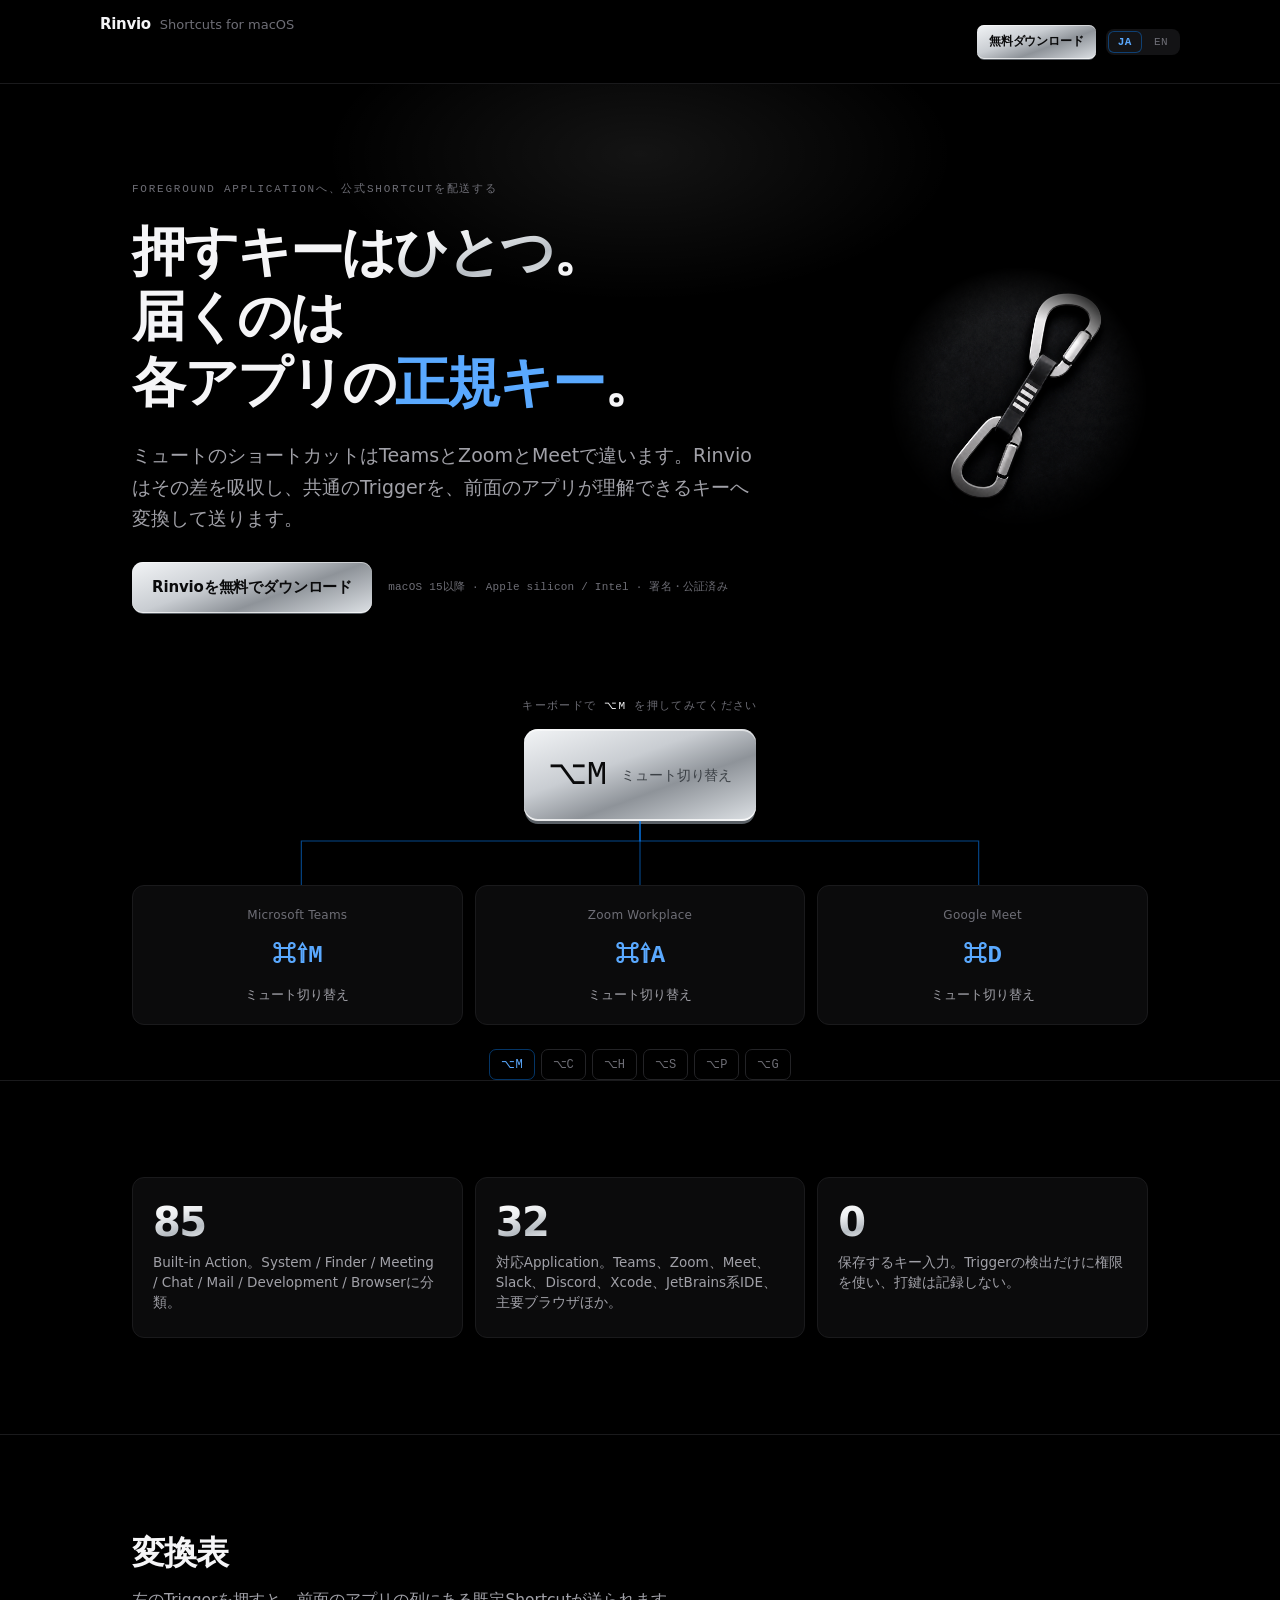
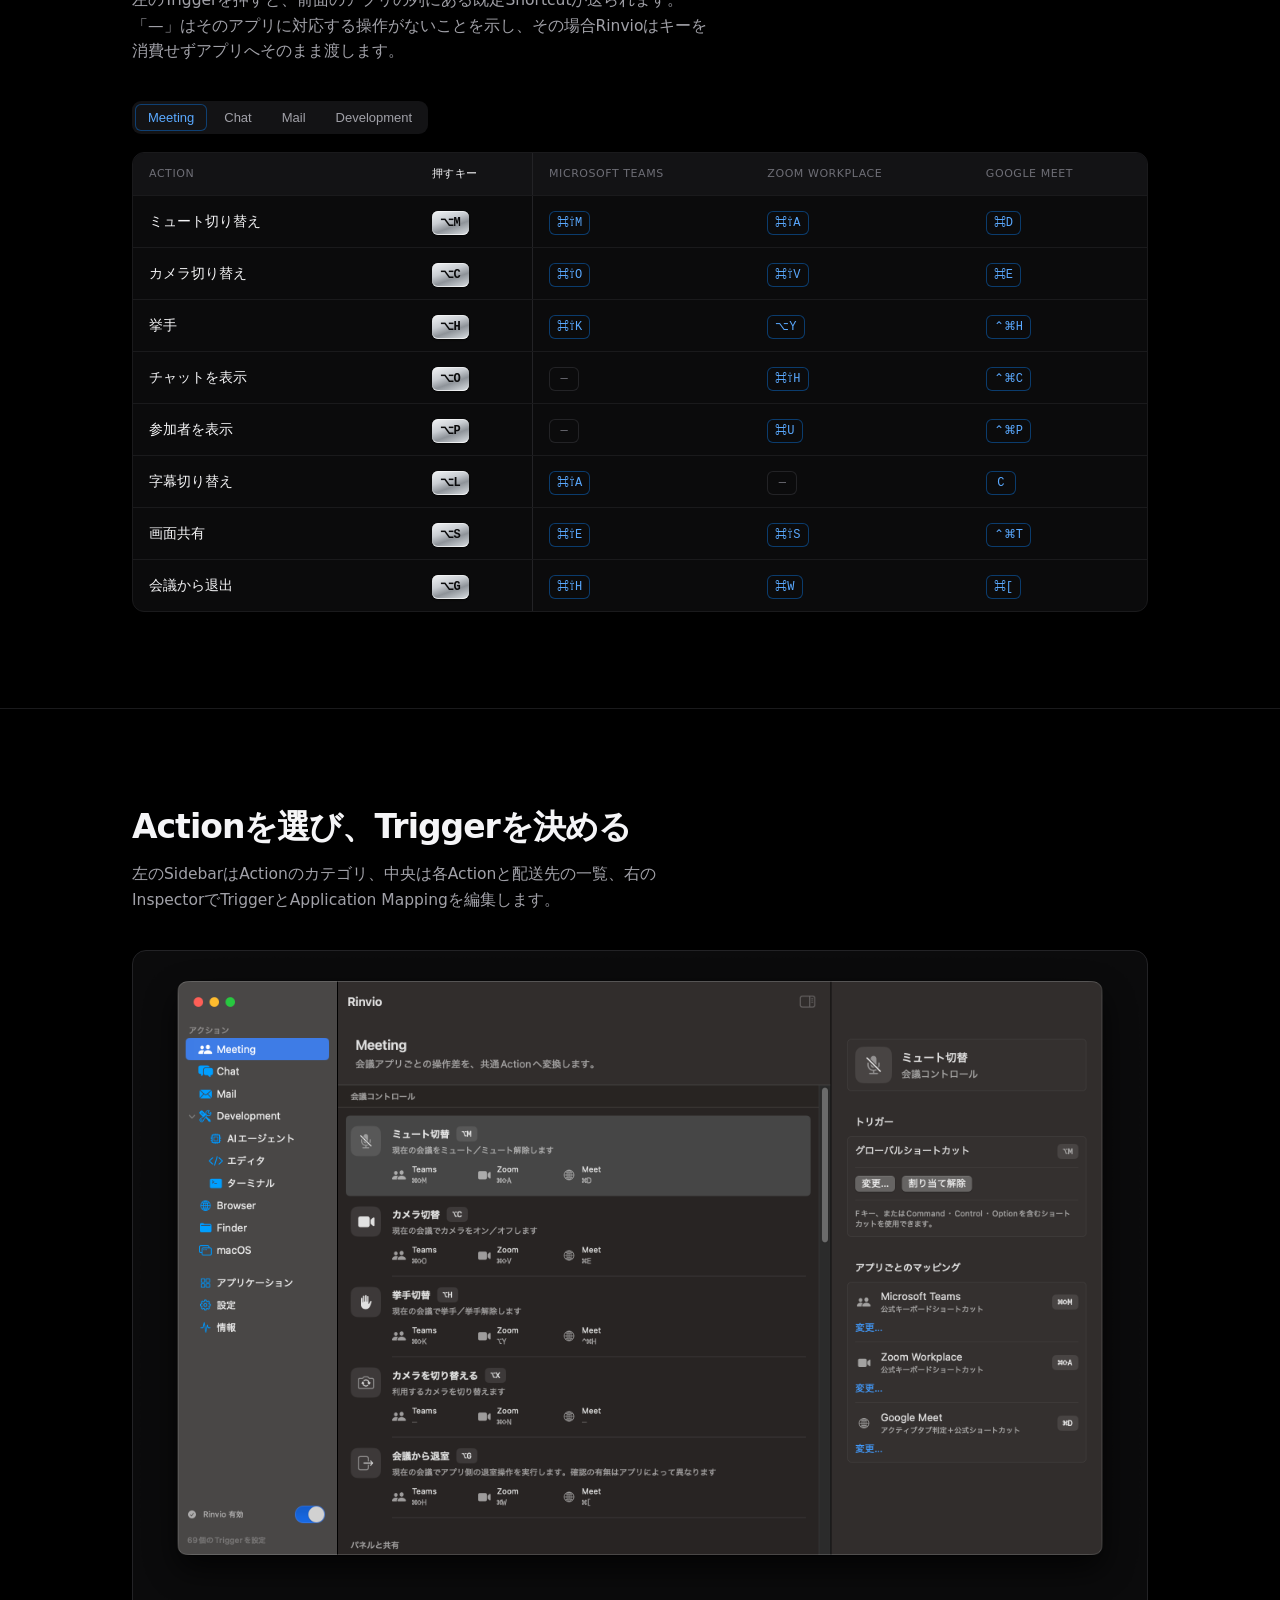
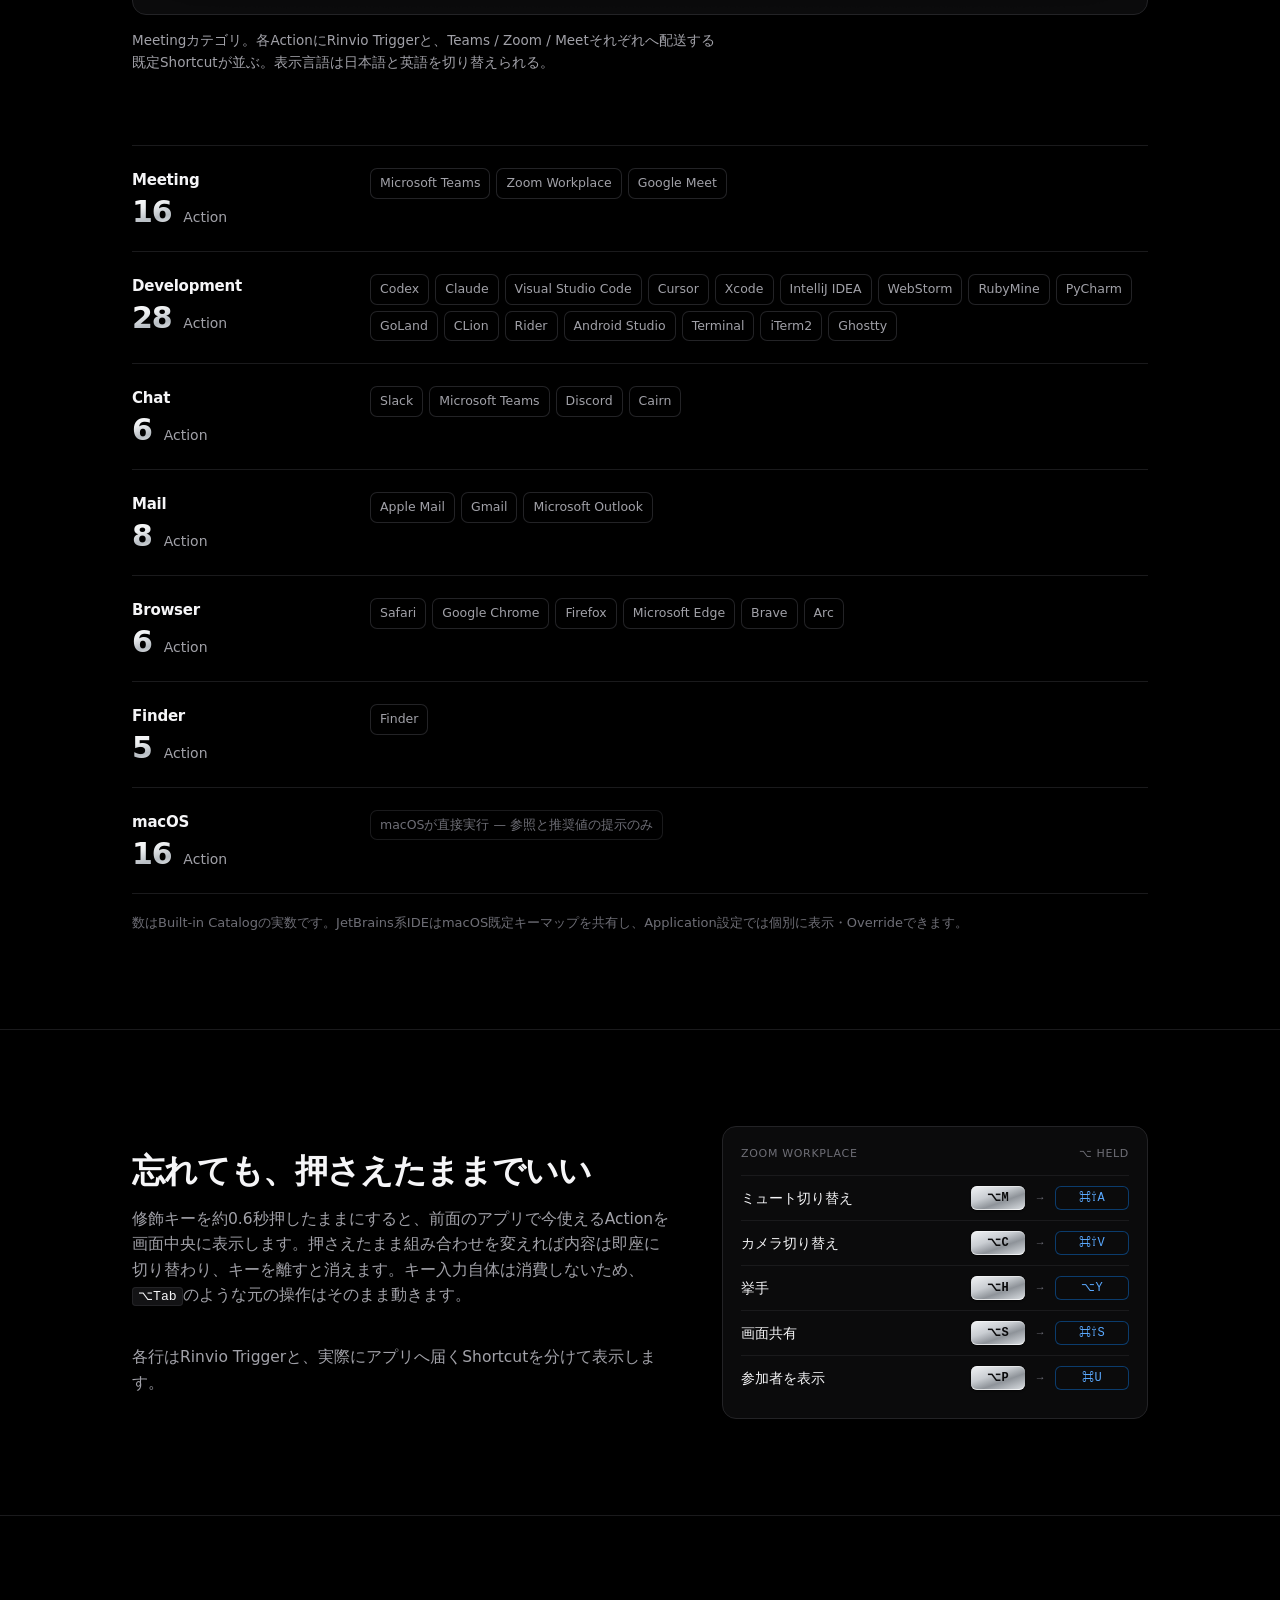
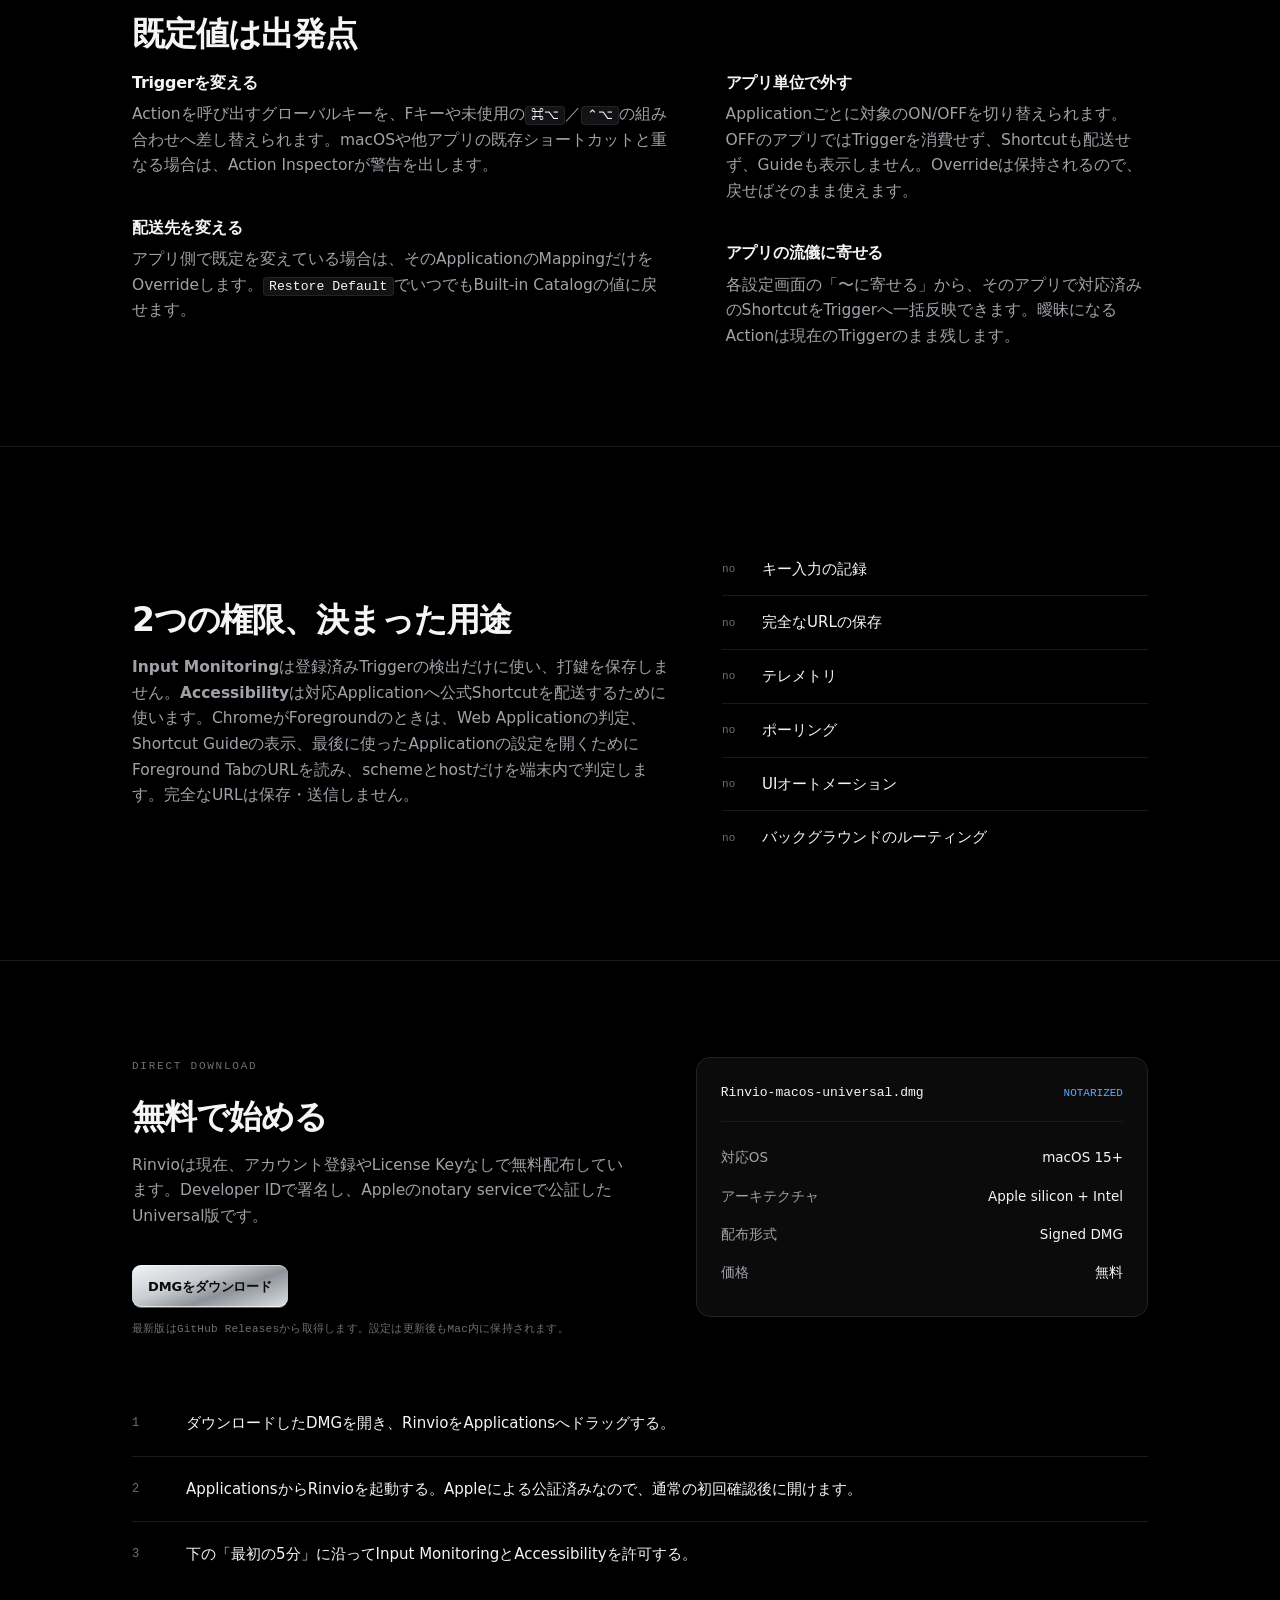
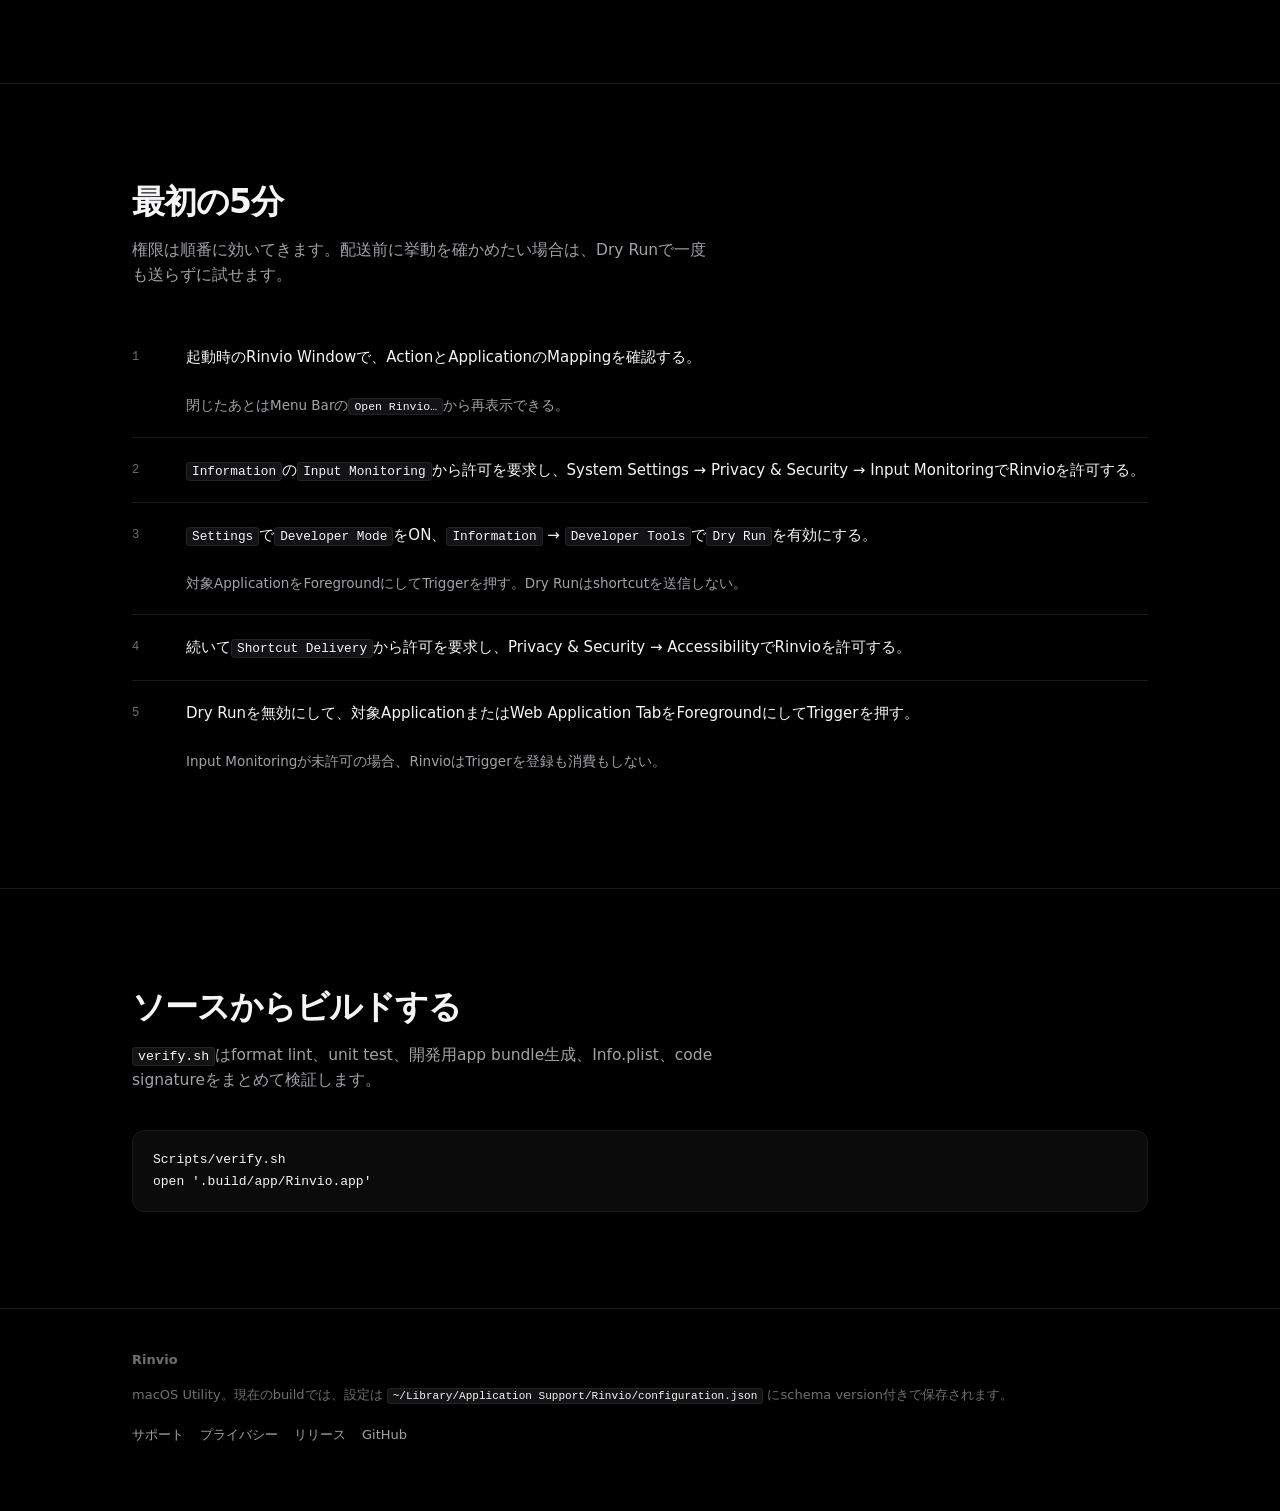
<file: index.html>
<!doctype html>
<meta charset="utf-8">
<meta name="viewport" content="width=device-width, initial-scale=1">
<title>Rinvio — Shortcuts for macOS</title>
<meta name="description" content="Rinvio unifies different keyboard shortcuts across meeting, chat, mail, development, and browser apps on macOS. Free, signed, and notarized.">
<meta name="theme-color" content="#000000">
<meta property="og:title" content="Rinvio — Shortcuts for macOS">
<meta property="og:description" content="One trigger you press. Each foreground app receives its own official shortcut.">
<meta property="og:type" content="website">
<meta property="og:url" content="https://keishingu.github.io/Rinvio/">
<meta property="og:image" content="https://keishingu.github.io/Rinvio/assets/icon.png">
<link rel="canonical" href="https://keishingu.github.io/Rinvio/">
<link rel="icon" type="image/png" href="assets/icon-128.png">

<style>
/* ===================== tokens =====================
   Monotone black, after the app icon: black ground, brushed steel hardware.
   One accent only — the macOS system highlight blue the app itself uses.
   Committed single (dark) appearance; the product's own UI is dark.
=================================================== */
:root{
  --bg:#000000;
  --surface:#0B0B0C;
  --surface-2:#131315;
  --line:#232326;
  --line-soft:#1A1A1C;
  --fg:#F5F5F7;
  --fg-mid:#A1A1A8;
  --fg-dim:#6E6E76;

  /* macOS highlight. Rule: blue is never a fill — only a hairline ring + its own text.
     The only material that gets filled on this page is steel. */
  --blue:#5AA9FF;
  --blue-ring:#0A84FF66;
  --blue-ring-soft:#0A84FF33;

  /* brushed steel — the shortcut the app receives */
  --steel:linear-gradient(160deg,#F2F4F6 0%,#C9CDD2 38%,#8E9399 62%,#DDE1E5 100%);
  /* same alloy, lifted for use as text on black */
  --steel-text:linear-gradient(165deg,#FFFFFF 0%,#EDEFF1 34%,#B7BDC3 68%,#F0F2F4 100%);
  --steel-edge:#6E747A;

  --font:-apple-system,BlinkMacSystemFont,"SF Pro Text","Helvetica Neue","Hiragino Sans","Yu Gothic",system-ui,sans-serif;
  --mono:ui-monospace,"SF Mono",Menlo,monospace;
}

*{box-sizing:border-box}
html{scroll-behavior:smooth}
body{
  margin:0;background:var(--bg);color:var(--fg);font-family:var(--font);
  font-size:16px;line-height:1.65;letter-spacing:-.011em;
  -webkit-font-smoothing:antialiased;overflow-x:hidden;
}
.wrap{max-width:1080px;margin:0 auto;padding:0 32px}
@media(max-width:640px){.wrap{padding:0 20px}}

[data-lang="ja"] .en{display:none}
[data-lang="en"] .ja{display:none}
[data-lang="ja"]{letter-spacing:0}

a{color:var(--fg)}
:focus-visible{outline:2px solid var(--blue);outline-offset:3px;border-radius:4px}

/* ===================== keycaps ===================== */
.cap{
  display:inline-flex;align-items:center;justify-content:center;
  font-family:var(--mono);font-size:12px;line-height:1;letter-spacing:0;
  padding:6px 8px;min-width:30px;border-radius:6px;white-space:nowrap;
}
/* trigger — the physical key under your finger. machined steel. */
.cap.trigger{
  background:var(--steel);color:#0A0A0B;font-weight:600;
  box-shadow:inset 0 -1px 0 #FFFFFFB3,inset 0 1px 0 #FFFFFF80,0 1px 2px #000000A6;
}
/* delivered — what the app receives. hollow: a ring, never a fill. */
.cap.deliver{color:var(--blue);background:transparent;box-shadow:inset 0 0 0 1px var(--blue-ring)}
.cap.none{color:var(--fg-dim);background:transparent;box-shadow:inset 0 0 0 1px var(--line);min-width:30px}

/* ===================== header ===================== */
header{position:sticky;top:0;z-index:30;background:#000000E6;backdrop-filter:saturate(180%) blur(14px);border-bottom:1px solid var(--line-soft)}
.bar{display:flex;align-items:center;justify-content:space-between;gap:16px;padding:12px 0}
.mark{display:flex;align-items:center;gap:11px}
.mark img{width:28px;height:28px;border-radius:7px;display:block;box-shadow:inset 0 0 0 1px var(--line)}
.mark .txt{display:flex;align-items:baseline;gap:9px;font-size:15px;font-weight:600;letter-spacing:-.02em}
.mark .sub{color:var(--fg-dim);font-weight:400;font-size:13px;letter-spacing:0}
@media(max-width:520px){.mark .sub{display:none}}
.langtoggle{display:flex;padding:2px;gap:2px;background:var(--surface-2);border-radius:8px}
.langtoggle button{
  font-family:var(--mono);font-size:11px;letter-spacing:.04em;padding:5px 10px;cursor:pointer;
  background:transparent;color:var(--fg-dim);border:0;border-radius:6px;
}
.langtoggle button[aria-pressed="true"]{color:var(--blue);box-shadow:inset 0 0 0 1px var(--blue-ring);font-weight:600}
.header-tools{display:flex;align-items:center;gap:10px}
.download-button{
  display:inline-flex;align-items:center;justify-content:center;gap:8px;text-decoration:none;
  min-height:42px;padding:10px 16px;border-radius:9px;background:var(--steel);color:#0A0A0B;
  font-size:13px;font-weight:650;letter-spacing:-.01em;
  box-shadow:inset 0 -1px 0 #FFFFFFB3,inset 0 1px 0 #FFFFFF80,0 2px 0 -1px #5A6066;
}
.download-button:hover{filter:brightness(1.06)}
.download-button:active{transform:translateY(1px);box-shadow:inset 0 -1px 0 #FFFFFFB3,inset 0 1px 0 #FFFFFF80}
.header-download{min-height:32px;padding:7px 12px;font-size:12px;border-radius:7px}
@media(max-width:560px){.header-download{display:none}}

/* ===================== hero ===================== */
.hero{padding:96px 0 20px;position:relative;display:grid;grid-template-columns:1fr auto;gap:40px;align-items:center}
.heroicon{position:relative;width:260px;height:260px;flex:none;justify-self:end}
.heroicon img{width:100%;height:100%;display:block;
  -webkit-mask-image:radial-gradient(closest-side,#000 62%,transparent 100%);
  mask-image:radial-gradient(closest-side,#000 62%,transparent 100%);
}
.hero > .copy{min-width:0}
@media(max-width:900px){.hero{grid-template-columns:1fr;padding-top:72px}.heroicon{display:none}}
.hero::before{
  content:"";position:absolute;left:50%;top:-140px;width:900px;height:420px;transform:translateX(-50%);
  background:radial-gradient(closest-side,#FFFFFF14,transparent 70%);pointer-events:none;
}
.eyebrow{
  position:relative;font-family:var(--mono);font-size:11px;letter-spacing:.16em;text-transform:uppercase;
  color:var(--fg-dim);margin:0 0 20px;
}
h1{
  position:relative;font-size:clamp(36px,5vw,62px);line-height:1.05;letter-spacing:-.038em;font-weight:700;
  margin:0 0 24px;max-width:15em;
}
[data-lang="ja"] h1{font-size:clamp(30px,4.3vw,54px);letter-spacing:-.04em;line-height:1.22;font-weight:700;max-width:none}
h1 .swap{
  background:var(--steel-text);-webkit-background-clip:text;background-clip:text;color:transparent;
}
h1 .out{color:var(--blue)}
h1 .brk{display:none}
[data-lang="ja"] h1 .brk{display:inline}
.lede{position:relative;font-size:clamp(16px,1.8vw,19px);max-width:33em;color:var(--fg-mid);margin:0}
.hero-actions{position:relative;display:flex;align-items:center;flex-wrap:wrap;gap:16px;margin-top:28px}
.hero-actions .download-button{font-size:15px;min-height:48px;padding:13px 20px;border-radius:11px}
.release-meta{font-family:var(--mono);font-size:11px;line-height:1.6;letter-spacing:.02em;color:var(--fg-dim);margin:0}

/* ===================== router (signature) ===================== */
.router{margin:64px 0 0;position:relative}
.router-top{display:flex;flex-direction:column;align-items:center;gap:14px}
.hint{font-family:var(--mono);font-size:11px;letter-spacing:.12em;text-transform:uppercase;color:var(--fg-dim);text-align:center;margin:0}
.hint b{color:var(--fg);font-weight:400}
.bigkey{
  display:flex;align-items:center;gap:14px;
  font-family:var(--mono);font-size:clamp(24px,4vw,34px);font-weight:500;
  padding:18px 24px;border-radius:14px;background:var(--steel);color:#0A0A0B;
  box-shadow:inset 0 -2px 0 #FFFFFFC7,inset 0 2px 0 #FFFFFF8C,0 4px 0 -1px #5A6066,0 26px 50px -28px #000;
  transition:transform .1s ease,box-shadow .1s ease;
}
.bigkey.pressed{transform:translateY(3px);box-shadow:inset 0 -2px 0 #FFFFFFC7,inset 0 2px 0 #FFFFFF8C,0 1px 0 -1px #5A6066,0 18px 34px -26px #000}
.bigkey .lbl{font-family:var(--font);font-size:14px;color:#3C4146;font-weight:500;letter-spacing:-.01em}

.wires{display:block;width:100%;height:64px;overflow:visible}
.wires path{fill:none;stroke:var(--line);stroke-width:1}
.wires path.live{stroke:#0A84FF8C}

.targets{display:grid;grid-template-columns:repeat(3,1fr);gap:12px}
.target{
  background:var(--surface);border:1px solid var(--line-soft);border-radius:12px;padding:20px 16px;
  display:flex;flex-direction:column;align-items:center;gap:10px;min-height:130px;justify-content:center;text-align:center;
}
.target .app{font-size:12px;letter-spacing:.02em;color:var(--fg-dim)}
.target .out{font-family:var(--mono);font-size:clamp(18px,2.5vw,24px);font-weight:600;color:var(--blue)}
.target .out.dash{color:var(--fg-dim);font-weight:400;opacity:.6}
.target .what{font-size:13px;color:var(--fg-mid);line-height:1.4}
.target.flip .out{animation:flip .3s ease}
@keyframes flip{from{opacity:0;transform:translateY(-6px)}to{opacity:1;transform:none}}
@media(max-width:640px){
  .targets{grid-template-columns:1fr;gap:8px}
  .target{min-height:0;flex-direction:row;justify-content:space-between;text-align:left;padding:14px}
  .target .what{display:none}
  /* the fan-out only reads as routing when the targets sit side by side */
  .wires{display:none}
  .targets{margin-top:22px}
}
.chips{display:flex;flex-wrap:wrap;gap:6px;justify-content:center;margin-top:24px}
.chip{
  font-family:var(--mono);font-size:12px;cursor:pointer;padding:7px 11px;border-radius:7px;
  background:transparent;color:var(--fg-dim);border:1px solid var(--line);
}
.chip[aria-pressed="true"]{color:var(--blue);border-color:var(--blue-ring);background:transparent}

/* ===================== sections ===================== */
section{padding:96px 0;border-top:1px solid var(--line-soft)}
h2{font-size:clamp(26px,3.4vw,38px);line-height:1.12;letter-spacing:-.032em;font-weight:700;margin:0 0 14px;text-wrap:balance}
[data-lang="ja"] h2{font-size:clamp(24px,2.9vw,33px);letter-spacing:-.03em;line-height:1.32}
[data-lang="ja"] h1,[data-lang="ja"] h2{word-break:auto-phrase}
.sub{color:var(--fg-mid);max-width:38em;margin:0 0 36px;font-size:15.5px}
h3{font-size:16px;font-weight:600;margin:0 0 6px;letter-spacing:-.015em}

/* ---- facts ---- */
.facts{display:grid;grid-template-columns:repeat(3,1fr);gap:12px}
@media(max-width:700px){.facts{grid-template-columns:1fr}}
.fact{background:var(--surface);border:1px solid var(--line-soft);border-radius:12px;padding:24px 20px}
.fact .k{
  font-size:40px;font-weight:600;line-height:1;letter-spacing:-.04em;font-variant-numeric:tabular-nums;
  background:var(--steel-text);-webkit-background-clip:text;background-clip:text;color:transparent;width:fit-content;
}
.fact .v{font-size:13.5px;color:var(--fg-mid);margin-top:10px;line-height:1.5}

/* ---- table ---- */
.tabs{display:flex;flex-wrap:wrap;gap:4px;margin-bottom:18px;padding:3px;background:var(--surface-2);border-radius:9px;width:fit-content}
.tabs button{
  font-size:13px;padding:6px 13px;cursor:pointer;border-radius:6px;
  background:transparent;border:0;color:var(--fg-mid);
}
.tabs button[aria-selected="true"]{color:var(--blue);box-shadow:inset 0 0 0 1px var(--blue-ring);font-weight:500}
.tablewrap{overflow-x:auto;border:1px solid var(--line-soft);border-radius:12px;background:var(--surface)}
table{border-collapse:collapse;width:100%;min-width:640px}
th,td{padding:12px 16px;text-align:left;border-bottom:1px solid var(--line-soft);vertical-align:middle}
thead th{
  font-size:11px;letter-spacing:.05em;text-transform:uppercase;color:var(--fg-dim);font-weight:400;
  background:var(--surface-2);
}
thead th.trig{color:var(--fg)}
th.trig,td.trig{border-right:1px solid var(--line)}
tbody tr:last-child td{border-bottom:none}
td.act{font-size:14px;min-width:190px;color:var(--fg)}

/* ---- screenshot ---- */
figure{margin:0}
figure img{
  display:block;width:100%;height:auto;border-radius:14px;border:1px solid var(--line);
  background:var(--surface);
}
figcaption{margin-top:14px;font-size:13.5px;color:var(--fg-mid);max-width:44em}

/* ---- coverage roster ---- */
.coverage{margin-top:72px;border-top:1px solid var(--line-soft)}
.cov{display:grid;grid-template-columns:210px 1fr;gap:28px;padding:22px 0;border-bottom:1px solid var(--line-soft);align-items:start}
@media(max-width:700px){.cov{grid-template-columns:1fr;gap:12px;padding:20px 0}}
.cov-h{display:flex;align-items:baseline;gap:12px}
.cov-n{
  font-size:30px;font-weight:600;line-height:1;letter-spacing:-.04em;font-variant-numeric:tabular-nums;
  background:var(--steel-text);-webkit-background-clip:text;background-clip:text;color:transparent;
}
.cov-l{font-size:14px;color:var(--fg-mid)}
.cov-cat{font-size:15px;font-weight:600;margin-bottom:4px;letter-spacing:-.015em}
.cov-apps{display:flex;flex-wrap:wrap;gap:6px}
.cov-apps span{
  font-size:12.5px;color:var(--fg-mid);padding:5px 10px;border-radius:7px;
  box-shadow:inset 0 0 0 1px var(--line);white-space:nowrap;
}
.cov-apps span.ref{color:var(--fg-dim);box-shadow:inset 0 0 0 1px var(--line-soft)}
.cov-note{font-size:13px;color:var(--fg-dim);margin:18px 0 0}

/* ---- guide / hud ---- */
.two{display:grid;grid-template-columns:1.12fr .88fr;gap:48px;align-items:center}
@media(max-width:800px){.two{grid-template-columns:1fr;gap:32px}}
.hud{background:var(--surface);border:1px solid var(--line);border-radius:14px;padding:18px;box-shadow:0 30px 60px -30px #000}
.hud-head{
  font-size:11px;letter-spacing:.06em;text-transform:uppercase;color:var(--fg-dim);
  display:flex;justify-content:space-between;gap:10px;padding-bottom:12px;border-bottom:1px solid var(--line-soft);
}
.hud-row{display:flex;align-items:center;justify-content:space-between;gap:16px;padding:10px 0;border-bottom:1px solid var(--line-soft)}
.hud-row:last-child{border-bottom:none}
.hud-row .n{font-size:14px}
/* fixed columns so the triggers, arrows, and delivered keys line up vertically */
.hud-keys{display:grid;grid-template-columns:54px 14px 74px;gap:8px;align-items:center;flex:none}
.hud-keys .cap{width:100%}
.hud-keys .sep{color:var(--fg-dim);font-family:var(--mono);font-size:11px;text-align:center}

/* ---- privacy ---- */
.nolist{list-style:none;padding:0;margin:0;display:grid;gap:0}
.nolist li{display:flex;gap:14px;align-items:center;font-size:15px;padding:14px 0;border-bottom:1px solid var(--line-soft)}
.nolist li:last-child{border-bottom:none}
.nolist .x{font-family:var(--mono);font-size:11px;color:var(--fg-dim);flex:none;width:26px}

/* ---- steps ---- */
.steps{counter-reset:s;list-style:none;padding:0;margin:0}
.steps li{
  counter-increment:s;display:grid;grid-template-columns:36px 1fr;gap:18px;
  padding:20px 0;border-bottom:1px solid var(--line-soft);
}
.steps li:last-child{border-bottom:none}
.steps li::before{
  content:counter(s);font-family:var(--mono);font-size:12px;color:var(--fg-dim);grid-column:1;grid-row:1;
  padding-top:3px;
}
.steps li > p{grid-column:2;margin:0;font-size:15px}
.steps .note{color:var(--fg-mid);font-size:13.5px;margin-top:6px}
.download-grid{display:grid;grid-template-columns:1.05fr .95fr;gap:64px;align-items:start}
@media(max-width:800px){.download-grid{grid-template-columns:1fr;gap:36px}}
.release-card{background:var(--surface);border:1px solid var(--line);border-radius:14px;padding:24px}
.release-file{display:flex;align-items:center;justify-content:space-between;gap:18px;padding-bottom:18px;border-bottom:1px solid var(--line-soft)}
.release-file strong{font-family:var(--mono);font-size:13px;font-weight:500}
.release-file span{font-family:var(--mono);font-size:11px;color:var(--blue)}
.release-list{list-style:none;padding:0;margin:16px 0 0}
.release-list li{display:flex;justify-content:space-between;gap:20px;padding:8px 0;font-size:13.5px;color:var(--fg-mid)}
.release-list b{color:var(--fg);font-weight:500;text-align:right}
.install-steps{margin-top:52px}
.text-link{color:var(--blue);text-decoration:none;border-bottom:1px solid var(--blue-ring)}
.text-link:hover{border-bottom-color:var(--blue)}
kbd{
  font-family:var(--mono);font-size:.85em;padding:2px 6px;border-radius:4px;
  background:var(--surface-2);color:var(--fg);box-shadow:inset 0 0 0 1px var(--line);
}

pre{
  background:var(--surface);border:1px solid var(--line-soft);color:var(--fg);
  font-family:var(--mono);font-size:13px;line-height:1.7;padding:18px 20px;border-radius:12px;overflow-x:auto;margin:0;
}
footer{border-top:1px solid var(--line-soft);padding:40px 0 72px;color:var(--fg-dim);font-size:13px}
footer .fbar{display:flex;align-items:center;gap:12px;margin-bottom:14px}
footer .fbar img{width:22px;height:22px;border-radius:5px}
.footer-links{display:flex;flex-wrap:wrap;gap:16px;margin-top:18px}
.footer-links a{color:var(--fg-mid);text-decoration:none}
.footer-links a:hover{color:var(--fg)}

@media(prefers-reduced-motion:reduce){
  html{scroll-behavior:auto}
  *,*::before,*::after{animation-duration:.001ms!important;transition-duration:.001ms!important}
}
</style>

<div id="root" data-lang="ja">

<header>
  <div class="wrap bar">
    <div class="mark">
      <span class="txt">Rinvio <span class="sub">Shortcuts for macOS</span></span>
    </div>
    <div class="header-tools">
      <a class="download-button header-download" href="https://github.com/keishingu/Rinvio/releases/latest/download/Rinvio-macos-universal.dmg">
        <span class="ja">無料ダウンロード</span><span class="en">Free download</span>
      </a>
      <div class="langtoggle" role="group" aria-label="Display language / 表示言語">
        <button type="button" data-setlang="ja" aria-pressed="true">JA</button>
        <button type="button" data-setlang="en" aria-pressed="false">EN</button>
      </div>
    </div>
  </div>
</header>

<main>
<div class="wrap">

  <div class="hero">
    <div class="copy">
    <p class="eyebrow">
      <span class="ja">Foreground Applicationへ、公式Shortcutを配送する</span>
      <span class="en">Delivers each app's own official shortcut to the foreground</span>
    </p>
    <h1>
      <span class="ja">押すキーは<span class="swap">ひとつ</span>。<br>届くのは<br class="brk">各アプリの<span class="out">正規キー</span>。</span>
      <span class="en"><span class="swap">One key</span> you press.<br>Each app's <span class="out">own shortcut</span> arrives.</span>
    </h1>
    <p class="lede">
      <span class="ja">ミュートのショートカットはTeamsとZoomとMeetで違います。Rinvioはその差を吸収し、共通のTriggerを、前面のアプリが理解できるキーへ変換して送ります。</span>
      <span class="en">Mute is a different chord in Teams, Zoom, and Meet. Rinvio absorbs the difference: one trigger, converted into the key the foreground app already understands.</span>
    </p>
    <div class="hero-actions">
      <a class="download-button" href="https://github.com/keishingu/Rinvio/releases/latest/download/Rinvio-macos-universal.dmg">
        <span class="ja">Rinvioを無料でダウンロード</span><span class="en">Download Rinvio for free</span>
      </a>
      <p class="release-meta"><span class="ja">macOS 15以降 · Apple silicon / Intel · 署名・公証済み</span><span class="en">macOS 15+ · Apple silicon / Intel · signed &amp; notarized</span></p>
    </div>
    </div>
    <div class="heroicon"><img src="assets/icon.png" alt="Rinvio app icon" width="512" height="512"></div>
  </div>

  <div class="router">
    <div class="router-top">
      <p class="hint" id="routerHint">
        <span class="ja">キーボードで <b>⌥M</b> を押してみてください</span>
        <span class="en">Press <b>⌥M</b> on your keyboard</span>
      </p>
      <div class="bigkey" id="bigkey">
        <span id="bigkeyGlyph">⌥M</span>
        <span class="lbl" id="bigkeyLabel"></span>
      </div>
    </div>

    <svg class="wires" viewBox="0 0 900 64" preserveAspectRatio="none" aria-hidden="true">
      <path d="M450 0 V20 H150 V64" />
      <path d="M450 0 V64" />
      <path d="M450 0 V20 H750 V64" />
    </svg>

    <div class="targets" id="targets">
      <div class="target" data-app="teams"><span class="app">Microsoft Teams</span><span class="out">⌘⇧M</span><span class="what"></span></div>
      <div class="target" data-app="zoom"><span class="app">Zoom Workplace</span><span class="out">⌘⇧A</span><span class="what"></span></div>
      <div class="target" data-app="meet"><span class="app">Google Meet</span><span class="out">⌘D</span><span class="what"></span></div>
    </div>

    <div class="chips" id="chips" role="group" aria-label="Trigger"></div>
  </div>

</div>

<section>
  <div class="wrap">
    <div class="facts">
      <div class="fact"><div class="k">85</div><div class="v"><span class="ja">Built-in Action。System / Finder / Meeting / Chat / Mail / Development / Browserに分類。</span><span class="en">Built-in actions, filed under System, Finder, Meeting, Chat, Mail, Development, and Browser.</span></div></div>
      <div class="fact"><div class="k">32</div><div class="v"><span class="ja">対応Application。Teams、Zoom、Meet、Slack、Discord、Xcode、JetBrains系IDE、主要ブラウザほか。</span><span class="en">Supported apps, from Teams and Zoom to Xcode, the JetBrains IDEs, and every major browser.</span></div></div>
      <div class="fact"><div class="k">0</div><div class="v"><span class="ja">保存するキー入力。Triggerの検出だけに権限を使い、打鍵は記録しない。</span><span class="en">Keystrokes stored. The permission detects your triggers and nothing else.</span></div></div>
    </div>
  </div>
</section>

<section>
  <div class="wrap">
    <h2><span class="ja">変換表</span><span class="en">The conversion table</span></h2>
    <p class="sub">
      <span class="ja">左のTriggerを押すと、前面のアプリの列にある既定Shortcutが送られます。「—」はそのアプリに対応する操作がないことを示し、その場合Rinvioはキーを消費せずアプリへそのまま渡します。</span>
      <span class="en">Press the trigger on the left; the shortcut in the foreground app's column is what gets sent. A dash means that app has no matching command — Rinvio passes the key straight through instead of consuming it.</span>
    </p>
    <div class="tabs" id="tabs" role="tablist"></div>
    <div class="tablewrap"><table id="mapTable"><thead></thead><tbody></tbody></table></div>
  </div>
</section>

<section>
  <div class="wrap">
    <h2><span class="ja">Actionを選び、Triggerを決める</span><span class="en">Pick an action, decide its trigger</span></h2>
    <p class="sub">
      <span class="ja">左のSidebarはActionのカテゴリ、中央は各Actionと配送先の一覧、右のInspectorでTriggerとApplication Mappingを編集します。</span>
      <span class="en">The sidebar holds the action categories, the middle column lists every action with its targets, and the inspector on the right is where you edit the trigger and each app's mapping.</span>
    </p>
    <figure id="shot"></figure>

    <div class="coverage" id="coverage"></div>
    <p class="cov-note">
      <span class="ja">数はBuilt-in Catalogの実数です。JetBrains系IDEはmacOS既定キーマップを共有し、Application設定では個別に表示・Overrideできます。</span>
      <span class="en">Counts come from the built-in catalog. The JetBrains IDEs share one macOS keymap and are still listed and overridable individually.</span>
    </p>
  </div>
</section>

<section>
  <div class="wrap two">
    <div>
      <h2><span class="ja">忘れても、押さえたままでいい</span><span class="en">Forgot one? Just keep holding</span></h2>
      <p class="sub">
        <span class="ja">修飾キーを約0.6秒押したままにすると、前面のアプリで今使えるActionを画面中央に表示します。押さえたまま組み合わせを変えれば内容は即座に切り替わり、キーを離すと消えます。キー入力自体は消費しないため、<kbd>⌥Tab</kbd>のような元の操作はそのまま動きます。</span>
        <span class="en">Hold a modifier for about 0.6 seconds and the actions available in the foreground app appear in the center of the screen. Change the combination while holding and the list updates instantly; release to dismiss. The keys aren't consumed, so <kbd>⌥Tab</kbd> and friends still behave normally.</span>
      </p>
      <p class="sub" style="margin-bottom:0">
        <span class="ja">各行はRinvio Triggerと、実際にアプリへ届くShortcutを分けて表示します。</span>
        <span class="en">Each row separates the Rinvio trigger from the shortcut the app actually receives.</span>
      </p>
    </div>
    <div class="hud" role="img" aria-label="Shortcut Guide overlay showing Option-key actions for Zoom Workplace">
      <div class="hud-head"><span>Zoom Workplace</span><span>⌥ HELD</span></div>
      <div class="hud-row"><span class="n"><span class="ja">ミュート切り替え</span><span class="en">Mute Toggle</span></span><span class="hud-keys"><span class="cap trigger">⌥M</span><span class="sep">→</span><span class="cap deliver">⌘⇧A</span></span></div>
      <div class="hud-row"><span class="n"><span class="ja">カメラ切り替え</span><span class="en">Camera Toggle</span></span><span class="hud-keys"><span class="cap trigger">⌥C</span><span class="sep">→</span><span class="cap deliver">⌘⇧V</span></span></div>
      <div class="hud-row"><span class="n"><span class="ja">挙手</span><span class="en">Raise Hand</span></span><span class="hud-keys"><span class="cap trigger">⌥H</span><span class="sep">→</span><span class="cap deliver">⌥Y</span></span></div>
      <div class="hud-row"><span class="n"><span class="ja">画面共有</span><span class="en">Share Screen</span></span><span class="hud-keys"><span class="cap trigger">⌥S</span><span class="sep">→</span><span class="cap deliver">⌘⇧S</span></span></div>
      <div class="hud-row"><span class="n"><span class="ja">参加者を表示</span><span class="en">Show Participants</span></span><span class="hud-keys"><span class="cap trigger">⌥P</span><span class="sep">→</span><span class="cap deliver">⌘U</span></span></div>
    </div>
  </div>
</section>

<section>
  <div class="wrap">
    <h2><span class="ja">既定値は出発点</span><span class="en">The defaults are a starting point</span></h2>
    <div class="two" style="align-items:start;gap:56px">
      <div>
        <h3><span class="ja">Triggerを変える</span><span class="en">Change a trigger</span></h3>
        <p class="sub"><span class="ja">Actionを呼び出すグローバルキーを、Fキーや未使用の<kbd>⌘⌥</kbd>／<kbd>⌃⌥</kbd>の組み合わせへ差し替えられます。macOSや他アプリの既存ショートカットと重なる場合は、Action Inspectorが警告を出します。</span><span class="en">Swap the global key that invokes an action for an F-key or an unused <kbd>⌘⌥</kbd> / <kbd>⌃⌥</kbd> combination. If it collides with a macOS or app shortcut you already use, the action inspector says so before you commit.</span></p>
        <h3><span class="ja">配送先を変える</span><span class="en">Change what gets sent</span></h3>
        <p class="sub" style="margin-bottom:0"><span class="ja">アプリ側で既定を変えている場合は、そのApplicationのMappingだけをOverrideします。<kbd>Restore Default</kbd>でいつでもBuilt-in Catalogの値に戻せます。</span><span class="en">If you've customized a shortcut inside an app, override just that app's mapping. <kbd>Restore Default</kbd> returns it to the built-in catalog at any time.</span></p>
      </div>
      <div>
        <h3><span class="ja">アプリ単位で外す</span><span class="en">Exclude an app</span></h3>
        <p class="sub"><span class="ja">Applicationごとに対象のON/OFFを切り替えられます。OFFのアプリではTriggerを消費せず、Shortcutも配送せず、Guideも表示しません。Overrideは保持されるので、戻せばそのまま使えます。</span><span class="en">Turn any app on or off individually. While it's off, Rinvio consumes no triggers, delivers no shortcuts, and shows no guide there — your overrides are kept for when you turn it back on.</span></p>
        <h3><span class="ja">アプリの流儀に寄せる</span><span class="en">Match an app's conventions</span></h3>
        <p class="sub" style="margin-bottom:0"><span class="ja">各設定画面の「〜に寄せる」から、そのアプリで対応済みのShortcutをTriggerへ一括反映できます。曖昧になるActionは現在のTriggerのまま残します。</span><span class="en">Adopt one app's existing shortcuts as your triggers in a single step. Actions that would become ambiguous keep the trigger they have.</span></p>
      </div>
    </div>
  </div>
</section>

<section>
  <div class="wrap two">
    <div>
      <h2><span class="ja">2つの権限、決まった用途</span><span class="en">Two permissions, two jobs</span></h2>
      <p class="sub" style="margin-bottom:0">
        <span class="ja"><b>Input Monitoring</b>は登録済みTriggerの検出だけに使い、打鍵を保存しません。<b>Accessibility</b>は対応Applicationへ公式Shortcutを配送するために使います。ChromeがForegroundのときは、Web Applicationの判定、Shortcut Guideの表示、最後に使ったApplicationの設定を開くためにForeground TabのURLを読み、schemeとhostだけを端末内で判定します。完全なURLは保存・送信しません。</span>
        <span class="en"><b>Input Monitoring</b> detects your registered triggers and stores no keystrokes. <b>Accessibility</b> delivers the official shortcut to the app in front. When Chrome is in the foreground, Rinvio may read the foreground tab's URL to identify supported web apps, show the Shortcut Guide, or open settings for the last-used app. Only the scheme and host are evaluated locally; the full URL is not stored or transmitted.</span>
      </p>
    </div>
    <div>
      <ul class="nolist">
        <li><span class="x">no</span><span class="ja">キー入力の記録</span><span class="en">key logging</span></li>
        <li><span class="x">no</span><span class="ja">完全なURLの保存</span><span class="en">full URL storage</span></li>
        <li><span class="x">no</span><span class="ja">テレメトリ</span><span class="en">telemetry</span></li>
        <li><span class="x">no</span><span class="ja">ポーリング</span><span class="en">polling</span></li>
        <li><span class="x">no</span><span class="ja">UIオートメーション</span><span class="en">UI automation</span></li>
        <li><span class="x">no</span><span class="ja">バックグラウンドのルーティング</span><span class="en">background routing</span></li>
      </ul>
    </div>
  </div>
</section>

<section id="download">
  <div class="wrap">
    <div class="download-grid">
      <div>
        <p class="eyebrow">Direct download</p>
        <h2><span class="ja">無料で始める</span><span class="en">Start for free</span></h2>
        <p class="sub">
          <span class="ja">Rinvioは現在、アカウント登録やLicense Keyなしで無料配布しています。Developer IDで署名し、Appleのnotary serviceで公証したUniversal版です。</span>
          <span class="en">Rinvio is currently free, with no account or license key required. The universal build is signed with Developer ID and notarized by Apple.</span>
        </p>
        <a class="download-button" href="https://github.com/keishingu/Rinvio/releases/latest/download/Rinvio-macos-universal.dmg">
          <span class="ja">DMGをダウンロード</span><span class="en">Download the DMG</span>
        </a>
        <p class="release-meta" style="margin-top:14px">
          <span class="ja">最新版はGitHub Releasesから取得します。設定は更新後もMac内に保持されます。</span>
          <span class="en">The latest build comes from GitHub Releases. Your local settings remain in place when you update.</span>
        </p>
      </div>
      <div class="release-card" aria-label="Rinvio download details">
        <div class="release-file"><strong>Rinvio-macos-universal.dmg</strong><span>NOTARIZED</span></div>
        <ul class="release-list">
          <li><span><span class="ja">対応OS</span><span class="en">Requires</span></span><b>macOS 15+</b></li>
          <li><span><span class="ja">アーキテクチャ</span><span class="en">Architecture</span></span><b>Apple silicon + Intel</b></li>
          <li><span><span class="ja">配布形式</span><span class="en">Format</span></span><b>Signed DMG</b></li>
          <li><span><span class="ja">価格</span><span class="en">Price</span></span><b><span class="ja">無料</span><span class="en">Free</span></b></li>
        </ul>
      </div>
    </div>

    <ol class="steps install-steps">
      <li><p><span class="ja">ダウンロードしたDMGを開き、RinvioをApplicationsへドラッグする。</span><span class="en">Open the downloaded DMG and drag Rinvio into Applications.</span></p></li>
      <li><p><span class="ja">ApplicationsからRinvioを起動する。Appleによる公証済みなので、通常の初回確認後に開けます。</span><span class="en">Launch Rinvio from Applications. It is notarized by Apple and opens after the standard first-launch confirmation.</span></p></li>
      <li><p><span class="ja">下の「最初の5分」に沿ってInput MonitoringとAccessibilityを許可する。</span><span class="en">Follow “The first five minutes” below to allow Input Monitoring and Accessibility.</span></p></li>
    </ol>
  </div>
</section>

<section>
  <div class="wrap">
    <h2><span class="ja">最初の5分</span><span class="en">The first five minutes</span></h2>
    <p class="sub">
      <span class="ja">権限は順番に効いてきます。配送前に挙動を確かめたい場合は、Dry Runで一度も送らずに試せます。</span>
      <span class="en">The permissions build on each other. If you'd rather see the behavior before anything is sent, Dry Run runs the whole path and delivers nothing.</span>
    </p>
    <ol class="steps">
      <li><p><span class="ja">起動時のRinvio Windowで、ActionとApplicationのMappingを確認する。</span><span class="en">Review the actions and each app's mapping in the window that opens on launch.</span></p>
        <p class="note"><span class="ja">閉じたあとはMenu Barの<kbd>Open Rinvio…</kbd>から再表示できる。</span><span class="en">Reopen it later from <kbd>Open Rinvio…</kbd> in the menu bar.</span></p></li>
      <li><p><span class="ja"><kbd>Information</kbd>の<kbd>Input Monitoring</kbd>から許可を要求し、System Settings → Privacy &amp; Security → Input MonitoringでRinvioを許可する。</span><span class="en">Request <kbd>Input Monitoring</kbd> from <kbd>Information</kbd>, then allow Rinvio in System Settings → Privacy &amp; Security → Input Monitoring.</span></p></li>
      <li><p><span class="ja"><kbd>Settings</kbd>で<kbd>Developer Mode</kbd>をON、<kbd>Information</kbd> → <kbd>Developer Tools</kbd>で<kbd>Dry Run</kbd>を有効にする。</span><span class="en">Turn on <kbd>Developer Mode</kbd> in <kbd>Settings</kbd>, then enable <kbd>Dry Run</kbd> under <kbd>Information</kbd> → <kbd>Developer Tools</kbd>.</span></p>
        <p class="note"><span class="ja">対象ApplicationをForegroundにしてTriggerを押す。Dry Runはshortcutを送信しない。</span><span class="en">Bring a supported app to the front and press a trigger. Dry Run sends no shortcut.</span></p></li>
      <li><p><span class="ja">続いて<kbd>Shortcut Delivery</kbd>から許可を要求し、Privacy &amp; Security → AccessibilityでRinvioを許可する。</span><span class="en">Then request <kbd>Shortcut Delivery</kbd> and allow Rinvio under Privacy &amp; Security → Accessibility.</span></p></li>
      <li><p><span class="ja">Dry Runを無効にして、対象ApplicationまたはWeb Application TabをForegroundにしてTriggerを押す。</span><span class="en">Turn Dry Run off, bring a supported app or web app tab to the front, and press a trigger.</span></p>
        <p class="note"><span class="ja">Input Monitoringが未許可の場合、RinvioはTriggerを登録も消費もしない。</span><span class="en">Without Input Monitoring, Rinvio neither registers nor consumes triggers.</span></p></li>
    </ol>
  </div>
</section>

<section>
  <div class="wrap">
    <h2><span class="ja">ソースからビルドする</span><span class="en">Build it from source</span></h2>
    <p class="sub"><span class="ja"><kbd>verify.sh</kbd>はformat lint、unit test、開発用app bundle生成、Info.plist、code signatureをまとめて検証します。</span><span class="en"><kbd>verify.sh</kbd> runs the format lint, the unit tests, the dev app bundle build, and the Info.plist and code signature checks in one pass.</span></p>
<pre>Scripts/verify.sh
open '.build/app/Rinvio.app'</pre>
  </div>
</section>

</main>

<footer>
  <div class="wrap">
    <div class="fbar"><b>Rinvio</b></div>
    <div class="ja">macOS Utility。現在のbuildでは、設定は <kbd>~/Library/Application Support/Rinvio/configuration.json</kbd> にschema version付きで保存されます。</div>
    <div class="en">A macOS utility. In current builds, settings are stored with a schema version at <kbd>~/Library/Application Support/Rinvio/configuration.json</kbd>.</div>
    <nav class="footer-links" aria-label="Rinvio links">
      <a href="support.html"><span class="ja">サポート</span><span class="en">Support</span></a>
      <a href="privacy.html"><span class="ja">プライバシー</span><span class="en">Privacy</span></a>
      <a href="https://github.com/keishingu/Rinvio/releases"><span class="ja">リリース</span><span class="en">Releases</span></a>
      <a href="https://github.com/keishingu/Rinvio">GitHub</a>
    </nav>
  </div>
</footer>

</div>

<script>
(function(){
  var root = document.getElementById('root');

  /* ---------- router data: real built-in meeting mappings ---------- */
  var ACTIONS = [
    {code:'KeyM', trig:'⌥M', ja:'ミュート切り替え', en:'Mute Toggle',       teams:'⌘⇧M', zoom:'⌘⇧A', meet:'⌘D'},
    {code:'KeyC', trig:'⌥C', ja:'カメラ切り替え',   en:'Camera Toggle',     teams:'⌘⇧O', zoom:'⌘⇧V', meet:'⌘E'},
    {code:'KeyH', trig:'⌥H', ja:'挙手',             en:'Raise Hand',        teams:'⌘⇧K', zoom:'⌥Y',  meet:'⌃⌘H'},
    {code:'KeyS', trig:'⌥S', ja:'画面共有',         en:'Share Screen',      teams:'⌘⇧E', zoom:'⌘⇧S', meet:'⌃⌘T'},
    {code:'KeyP', trig:'⌥P', ja:'参加者を表示',     en:'Show Participants', teams:null,  zoom:'⌘U',  meet:'⌃⌘P'},
    {code:'KeyG', trig:'⌥G', ja:'会議から退出',     en:'Leave Meeting',     teams:'⌘⇧H', zoom:'⌘W',  meet:'⌘['}
  ];
  var current = 0, auto = null, userTook = false;

  var chips = document.getElementById('chips');
  ACTIONS.forEach(function(a, i){
    var b = document.createElement('button');
    b.type='button'; b.className='chip'; b.textContent = a.trig;
    b.setAttribute('aria-pressed', String(i===0));
    b.addEventListener('click', function(){ takeOver(i); });
    chips.appendChild(b);
  });

  var bigkey  = document.getElementById('bigkey');
  var glyph   = document.getElementById('bigkeyGlyph');
  var label   = document.getElementById('bigkeyLabel');
  var targets = document.getElementById('targets').querySelectorAll('.target');
  var wires   = document.querySelectorAll('.wires path');

  function paintRouter(silent){
    var a = ACTIONS[current], lang = root.getAttribute('data-lang');
    glyph.textContent = a.trig;
    label.textContent = lang === 'ja' ? a.ja : a.en;
    targets.forEach(function(t, i){
      var v = a[t.dataset.app];
      var out = t.querySelector('.out'), what = t.querySelector('.what');
      out.textContent = v || '—';
      out.classList.toggle('dash', !v);
      what.textContent = v ? (lang==='ja' ? a.ja : a.en)
                           : (lang==='ja' ? 'このアプリには該当なし — キーはそのまま通過' : 'no match here — the key passes through');
      wires[i].classList.toggle('live', !!v);
      if(!silent){ t.classList.remove('flip'); void t.offsetWidth; t.classList.add('flip'); }
    });
    chips.querySelectorAll('.chip').forEach(function(c, i){
      c.setAttribute('aria-pressed', String(i===current));
    });
  }
  function press(){
    bigkey.classList.add('pressed');
    setTimeout(function(){ bigkey.classList.remove('pressed'); }, 130);
  }
  function takeOver(i){
    userTook = true;
    if(auto){ clearInterval(auto); auto = null; }
    current = i; press(); paintRouter();
    var hint = document.getElementById('routerHint');
    hint.querySelector('.ja').innerHTML = '他のTriggerも押してみてください — <b>⌥C</b> <b>⌥H</b> <b>⌥S</b>';
    hint.querySelector('.en').innerHTML = 'Try the others — <b>⌥C</b> <b>⌥H</b> <b>⌥S</b>';
  }
  document.addEventListener('keydown', function(e){
    if(!e.altKey || e.metaKey || e.ctrlKey) return;
    for(var i=0;i<ACTIONS.length;i++){
      if(ACTIONS[i].code === e.code){ e.preventDefault(); takeOver(i); return; }
    }
  });
  var reduce = window.matchMedia('(prefers-reduced-motion: reduce)').matches;
  if(!reduce){
    auto = setInterval(function(){
      if(userTook) return;
      current = (current + 1) % ACTIONS.length;
      press(); paintRouter();
    }, 2600);
  }

  /* ---------- screenshot ---------- */
  var shotEl = document.getElementById('shot');
  var SHOT_CAP = {
    ja:'Meetingカテゴリ。各ActionにRinvio Triggerと、Teams / Zoom / Meetそれぞれへ配送する既定Shortcutが並ぶ。表示言語は日本語と英語を切り替えられる。',
    en:'The Meeting category. Every action carries its Rinvio trigger and the default shortcut delivered to Teams, Zoom, and Meet. The display language switches between Japanese and English.'
  };
  function renderShot(){
    var lang = root.getAttribute('data-lang');
    shotEl.innerHTML =
      '<img src="assets/shots/'+lang+'/01-meeting.png" width="2544" height="1664" alt="Rinvio settings window, Meeting category">' +
      '<figcaption>'+SHOT_CAP[lang]+'</figcaption>';
  }

  /* ---------- coverage: real counts from built-in-catalog.json ---------- */
  var COVERAGE = [
    {n:16, ja:'Meeting',     en:'Meeting',     apps:['Microsoft Teams','Zoom Workplace','Google Meet']},
    {n:28, ja:'Development', en:'Development', apps:['Codex','Claude','Visual Studio Code','Cursor','Xcode','IntelliJ IDEA','WebStorm','RubyMine','PyCharm','GoLand','CLion','Rider','Android Studio','Terminal','iTerm2','Ghostty']},
    {n:6,  ja:'Chat',        en:'Chat',        apps:['Slack','Microsoft Teams','Discord','Cairn']},
    {n:8,  ja:'Mail',        en:'Mail',        apps:['Apple Mail','Gmail','Microsoft Outlook']},
    {n:6,  ja:'Browser',     en:'Browser',     apps:['Safari','Google Chrome','Firefox','Microsoft Edge','Brave','Arc']},
    {n:5,  ja:'Finder',      en:'Finder',      apps:['Finder']},
    {n:16, ja:'macOS',       en:'macOS',       apps:[], ref:{ja:'macOSが直接実行 — 参照と推奨値の提示のみ',en:'run by macOS itself — shown for reference only'}}
  ];
  var covEl = document.getElementById('coverage');
  function renderCoverage(){
    var lang = root.getAttribute('data-lang');
    var unit = lang==='ja' ? 'Action' : 'actions';
    covEl.innerHTML = COVERAGE.map(function(c){
      var apps = c.apps.length
        ? c.apps.map(function(a){ return '<span>'+a+'</span>'; }).join('')
        : '<span class="ref">'+c.ref[lang]+'</span>';
      return '<div class="cov"><div><div class="cov-cat">'+c[lang]+'</div>' +
             '<div class="cov-h"><span class="cov-n">'+c.n+'</span><span class="cov-l">'+unit+'</span></div></div>' +
             '<div class="cov-apps">'+apps+'</div></div>';
    }).join('');
  }

  /* ---------- conversion table ---------- */
  var CATS = {
    meeting:{
      label:'Meeting',
      cols:['Microsoft Teams','Zoom Workplace','Google Meet'],
      rows:[
        ['⌥M','ミュート切り替え','Mute Toggle','⌘⇧M','⌘⇧A','⌘D'],
        ['⌥C','カメラ切り替え','Camera Toggle','⌘⇧O','⌘⇧V','⌘E'],
        ['⌥H','挙手','Raise Hand Toggle','⌘⇧K','⌥Y','⌃⌘H'],
        ['⌥O','チャットを表示','Show Chat',null,'⌘⇧H','⌃⌘C'],
        ['⌥P','参加者を表示','Show Participants',null,'⌘U','⌃⌘P'],
        ['⌥L','字幕切り替え','Captions Toggle','⌘⇧A',null,'C'],
        ['⌥S','画面共有','Share Screen','⌘⇧E','⌘⇧S','⌃⌘T'],
        ['⌥G','会議から退出','Leave Meeting','⌘⇧H','⌘W','⌘[']
      ]
    },
    chat:{
      label:'Chat',
      cols:['Slack','Microsoft Teams','Discord','Cairn'],
      rows:[
        ['⌘⌥J','会話へ移動','Jump to Conversation','⌘K','⌘G','⌘K',null],
        ['⌘⌥F','メッセージを検索','Search Messages','⌘G','⌘E','⌘⇧F','⌘⇧F'],
        ['⌘⌥W','新規メッセージ','New Message','⌘N','⌘N',null,null],
        ['⌘⌥Page Up','前の会話','Previous Conversation','⌥↑',null,'⌥↑','⌥↑'],
        ['⌘⌥Page Down','次の会話','Next Conversation','⌥↓',null,'⌥↓','⌥↓'],
        ['⌘⌥U','未読を開く','Open Unreads','⌘⇧A',null,null,null]
      ]
    },
    mail:{
      label:'Mail',
      cols:['Apple Mail','Gmail','Microsoft Outlook'],
      rows:[
        ['⌘N','新規メッセージ','New Message','⌘N','C','⌘N'],
        ['⇧⌘F','全メールを検索','Search All Mail','⌘⌥F','/','⇧⌘F'],
        ['⌥R','返信','Reply','⌘R','R','⌘R'],
        ['⇧⌥R','全員に返信','Reply All','⇧⌘R','A','⇧⌘R'],
        ['⌥F','転送','Forward','⇧⌘F','F','⌘J'],
        ['⌥A','アーカイブ','Archive','⌃⌘A','E','⌃E'],
        ['⌥G','新着を確認','Check for New Mail','⇧⌘N','⌘R','⌃⌘K']
      ]
    },
    dev:{
      label:'Development',
      cols:['VS Code / Cursor','Xcode','JetBrains','Codex'],
      rows:[
        ['⌘⌥7','定義へ移動','Go to Definition','F12','⌃⌘J','⌘B',null],
        ['⌘⌥8','戻る','Navigate Back','⌃-','⌃⌘←','⌘⌥←',null],
        ['⌥K','コマンドパレット','Command Palette','⌘⇧P',null,'⌘⇧A','⌘K'],
        ['⌥O','クイックオープン','Quick Open','⌘P','⌘⇧O','⌘⇧O','⌘P'],
        ['⌃⌥F','ドキュメントを整形','Format Document','⇧⌥F',null,'⌘⌥L',null],
        ['⌃⌥R','シンボル名を変更','Rename Symbol','F2',null,'⇧F6',null],
        ['⌃⌥/','行コメント切り替え','Toggle Line Comment','⌘/','⌘/','⌘/',null],
        ['⌃⌥G','プロジェクトを実行','Run Project','⌃F5','⌘R','⌃R',null],
        ['⌥T','ターミナル切り替え','Toggle Terminal','⌃`',null,'⌥F12','⌘J']
      ]
    }
  };
  var catKeys = Object.keys(CATS), currentCat = 'meeting';

  var tabs = document.getElementById('tabs');
  catKeys.forEach(function(k){
    var b = document.createElement('button');
    b.type='button'; b.setAttribute('role','tab'); b.textContent = CATS[k].label;
    b.setAttribute('aria-selected', String(k===currentCat));
    b.addEventListener('click', function(){ currentCat = k; renderTable(); });
    tabs.appendChild(b);
  });

  function renderTable(){
    var lang = root.getAttribute('data-lang'), c = CATS[currentCat];
    tabs.querySelectorAll('button').forEach(function(b, i){
      b.setAttribute('aria-selected', String(catKeys[i]===currentCat));
    });
    document.querySelector('#mapTable thead').innerHTML =
      '<tr><th>Action</th><th class="trig">' + (lang==='ja'?'押すキー':'You press') + '</th>' +
      c.cols.map(function(n){ return '<th>' + n + '</th>'; }).join('') + '</tr>';
    document.querySelector('#mapTable tbody').innerHTML = c.rows.map(function(r){
      var name = lang==='ja' ? r[1] : r[2];
      var cells = r.slice(3).map(function(v){
        return '<td>' + (v ? '<span class="cap deliver">'+v+'</span>' : '<span class="cap none">—</span>') + '</td>';
      }).join('');
      return '<tr><td class="act">' + name + '</td><td class="trig"><span class="cap trigger">' + r[0] + '</span></td>' + cells + '</tr>';
    }).join('');
  }

  /* ---------- language ---------- */
  function setLang(l){
    root.setAttribute('data-lang', l);
    document.documentElement.lang = l;
    document.querySelectorAll('[data-setlang]').forEach(function(b){
      b.setAttribute('aria-pressed', String(b.dataset.setlang === l));
    });
    try{ localStorage.setItem('qd-lang', l); }catch(e){}
    renderTable(); renderShot(); renderCoverage(); paintRouter(true);
  }
  document.querySelectorAll('[data-setlang]').forEach(function(b){
    b.addEventListener('click', function(){ setLang(b.dataset.setlang); });
  });

  var saved = null;
  try{ saved = localStorage.getItem('qd-lang'); }catch(e){}
  setLang(saved === 'en' ? 'en' : 'ja');
})();
</script>
</file>
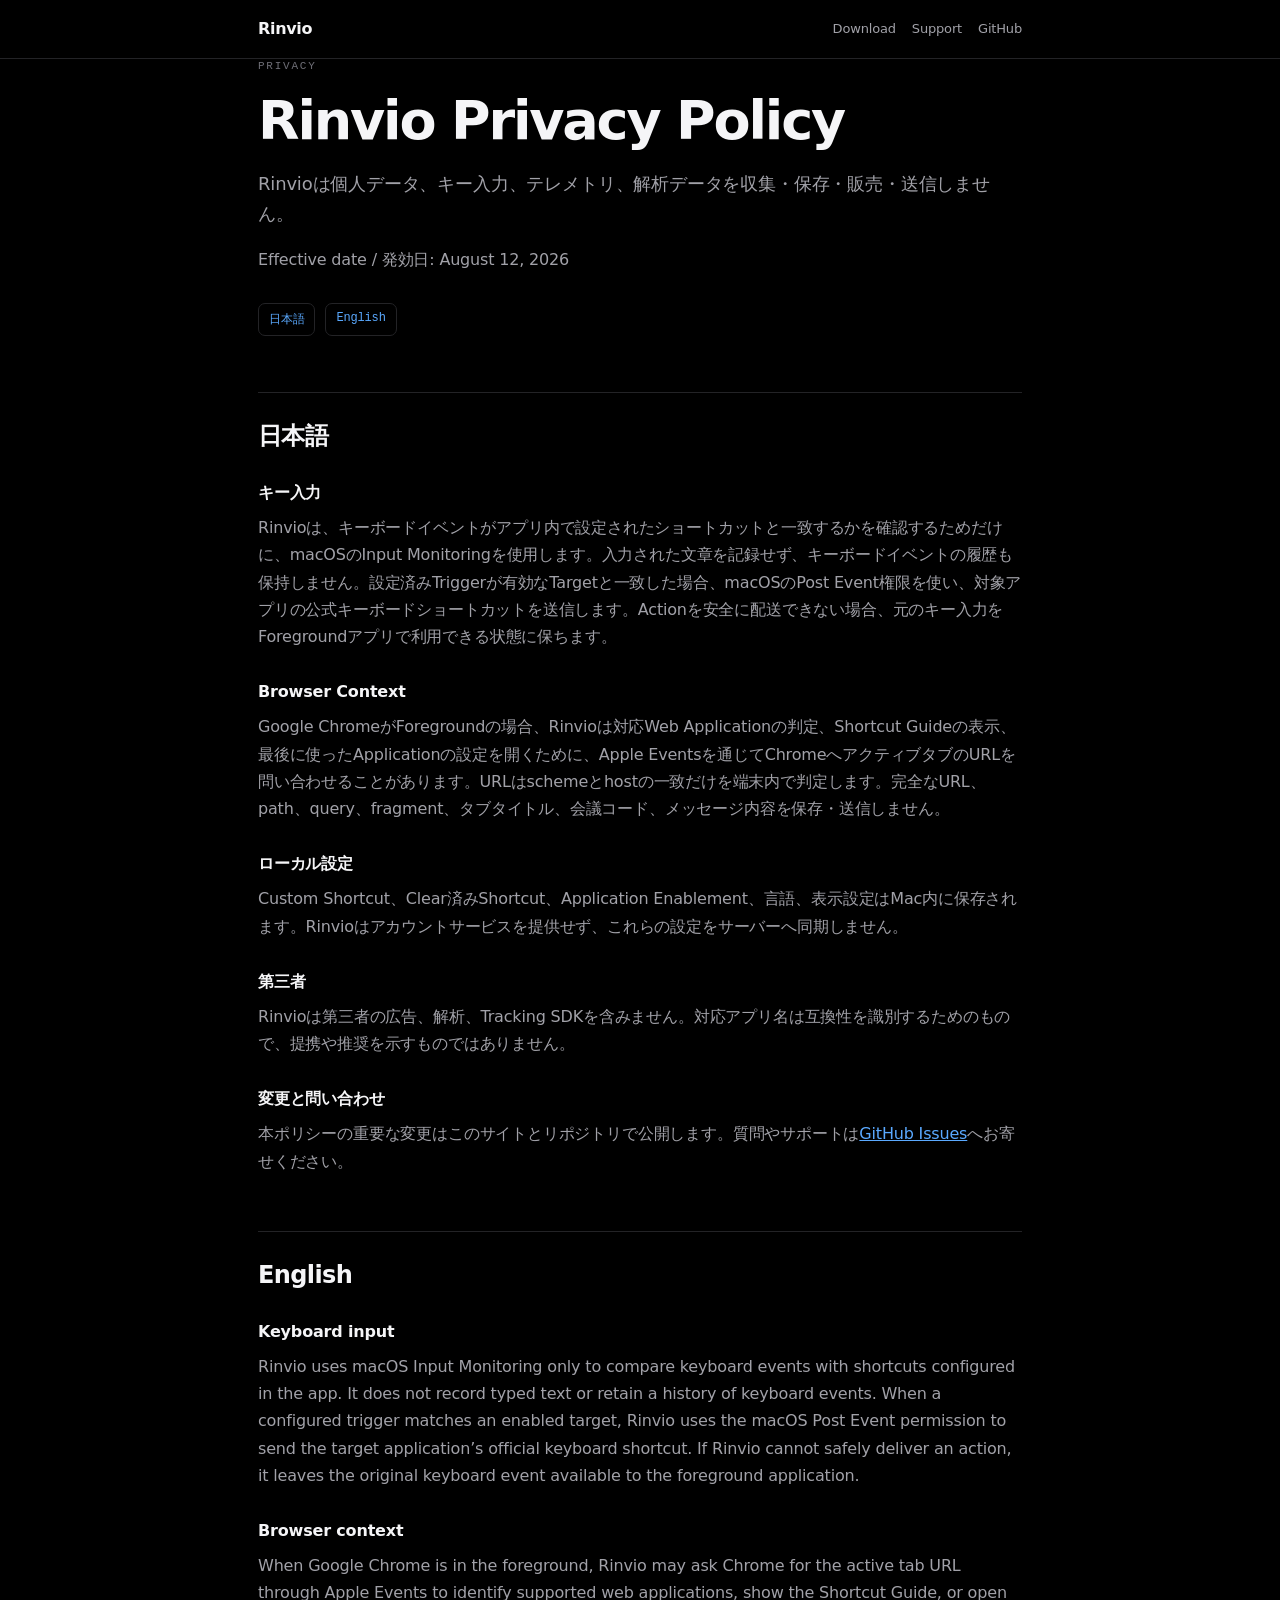
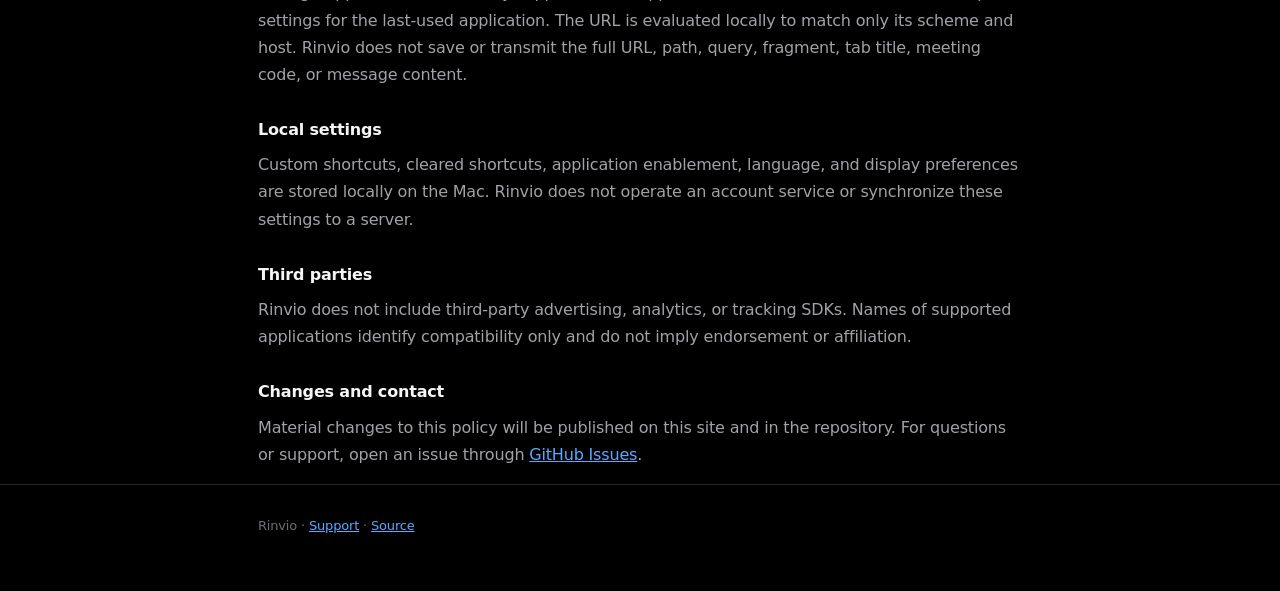
<file: privacy.html>
<!doctype html>
<html lang="ja">
<meta charset="utf-8">
<meta name="viewport" content="width=device-width, initial-scale=1">
<title>Rinvio Privacy Policy</title>
<meta name="description" content="Rinvio privacy policy: no key logging, telemetry, analytics, or full URL storage.">
<meta name="theme-color" content="#000000">
<link rel="canonical" href="https://keishingu.github.io/Rinvio/privacy.html">
<link rel="icon" type="image/png" href="assets/icon-128.png">
<link rel="stylesheet" href="assets/info.css">

<header><div class="wrap bar">
  <a class="brand" href="index.html">Rinvio</a>
  <nav class="nav" aria-label="Rinvio"><a href="index.html#download">Download</a><a href="support.html">Support</a><a href="https://github.com/keishingu/Rinvio">GitHub</a></nav>
</div></header>

<main class="wrap">
  <p class="eyebrow">Privacy</p>
  <h1>Rinvio Privacy Policy</h1>
  <p class="lede">Rinvioは個人データ、キー入力、テレメトリ、解析データを収集・保存・販売・送信しません。</p>
  <p>Effective date / 発効日: August 12, 2026</p>
  <div class="jump"><a href="#ja">日本語</a><a href="#en">English</a></div>

  <section class="language" id="ja" lang="ja">
    <h2>日本語</h2>
    <h3>キー入力</h3>
    <p>Rinvioは、キーボードイベントがアプリ内で設定されたショートカットと一致するかを確認するためだけに、macOSのInput Monitoringを使用します。入力された文章を記録せず、キーボードイベントの履歴も保持しません。設定済みTriggerが有効なTargetと一致した場合、macOSのPost Event権限を使い、対象アプリの公式キーボードショートカットを送信します。Actionを安全に配送できない場合、元のキー入力をForegroundアプリで利用できる状態に保ちます。</p>
    <h3>Browser Context</h3>
    <p>Google ChromeがForegroundの場合、Rinvioは対応Web Applicationの判定、Shortcut Guideの表示、最後に使ったApplicationの設定を開くために、Apple Eventsを通じてChromeへアクティブタブのURLを問い合わせることがあります。URLはschemeとhostの一致だけを端末内で判定します。完全なURL、path、query、fragment、タブタイトル、会議コード、メッセージ内容を保存・送信しません。</p>
    <h3>ローカル設定</h3>
    <p>Custom Shortcut、Clear済みShortcut、Application Enablement、言語、表示設定はMac内に保存されます。Rinvioはアカウントサービスを提供せず、これらの設定をサーバーへ同期しません。</p>
    <h3>第三者</h3>
    <p>Rinvioは第三者の広告、解析、Tracking SDKを含みません。対応アプリ名は互換性を識別するためのもので、提携や推奨を示すものではありません。</p>
    <h3>変更と問い合わせ</h3>
    <p>本ポリシーの重要な変更はこのサイトとリポジトリで公開します。質問やサポートは<a href="https://github.com/keishingu/Rinvio/issues">GitHub Issues</a>へお寄せください。</p>
  </section>

  <section class="language" id="en" lang="en">
    <h2>English</h2>
    <h3>Keyboard input</h3>
    <p>Rinvio uses macOS Input Monitoring only to compare keyboard events with shortcuts configured in the app. It does not record typed text or retain a history of keyboard events. When a configured trigger matches an enabled target, Rinvio uses the macOS Post Event permission to send the target application’s official keyboard shortcut. If Rinvio cannot safely deliver an action, it leaves the original keyboard event available to the foreground application.</p>
    <h3>Browser context</h3>
    <p>When Google Chrome is in the foreground, Rinvio may ask Chrome for the active tab URL through Apple Events to identify supported web applications, show the Shortcut Guide, or open settings for the last-used application. The URL is evaluated locally to match only its scheme and host. Rinvio does not save or transmit the full URL, path, query, fragment, tab title, meeting code, or message content.</p>
    <h3>Local settings</h3>
    <p>Custom shortcuts, cleared shortcuts, application enablement, language, and display preferences are stored locally on the Mac. Rinvio does not operate an account service or synchronize these settings to a server.</p>
    <h3>Third parties</h3>
    <p>Rinvio does not include third-party advertising, analytics, or tracking SDKs. Names of supported applications identify compatibility only and do not imply endorsement or affiliation.</p>
    <h3>Changes and contact</h3>
    <p>Material changes to this policy will be published on this site and in the repository. For questions or support, open an issue through <a href="https://github.com/keishingu/Rinvio/issues">GitHub Issues</a>.</p>
  </section>
</main>

<footer><div class="wrap">Rinvio · <a href="support.html">Support</a> · <a href="https://github.com/keishingu/Rinvio">Source</a></div></footer>
</html>
</file>
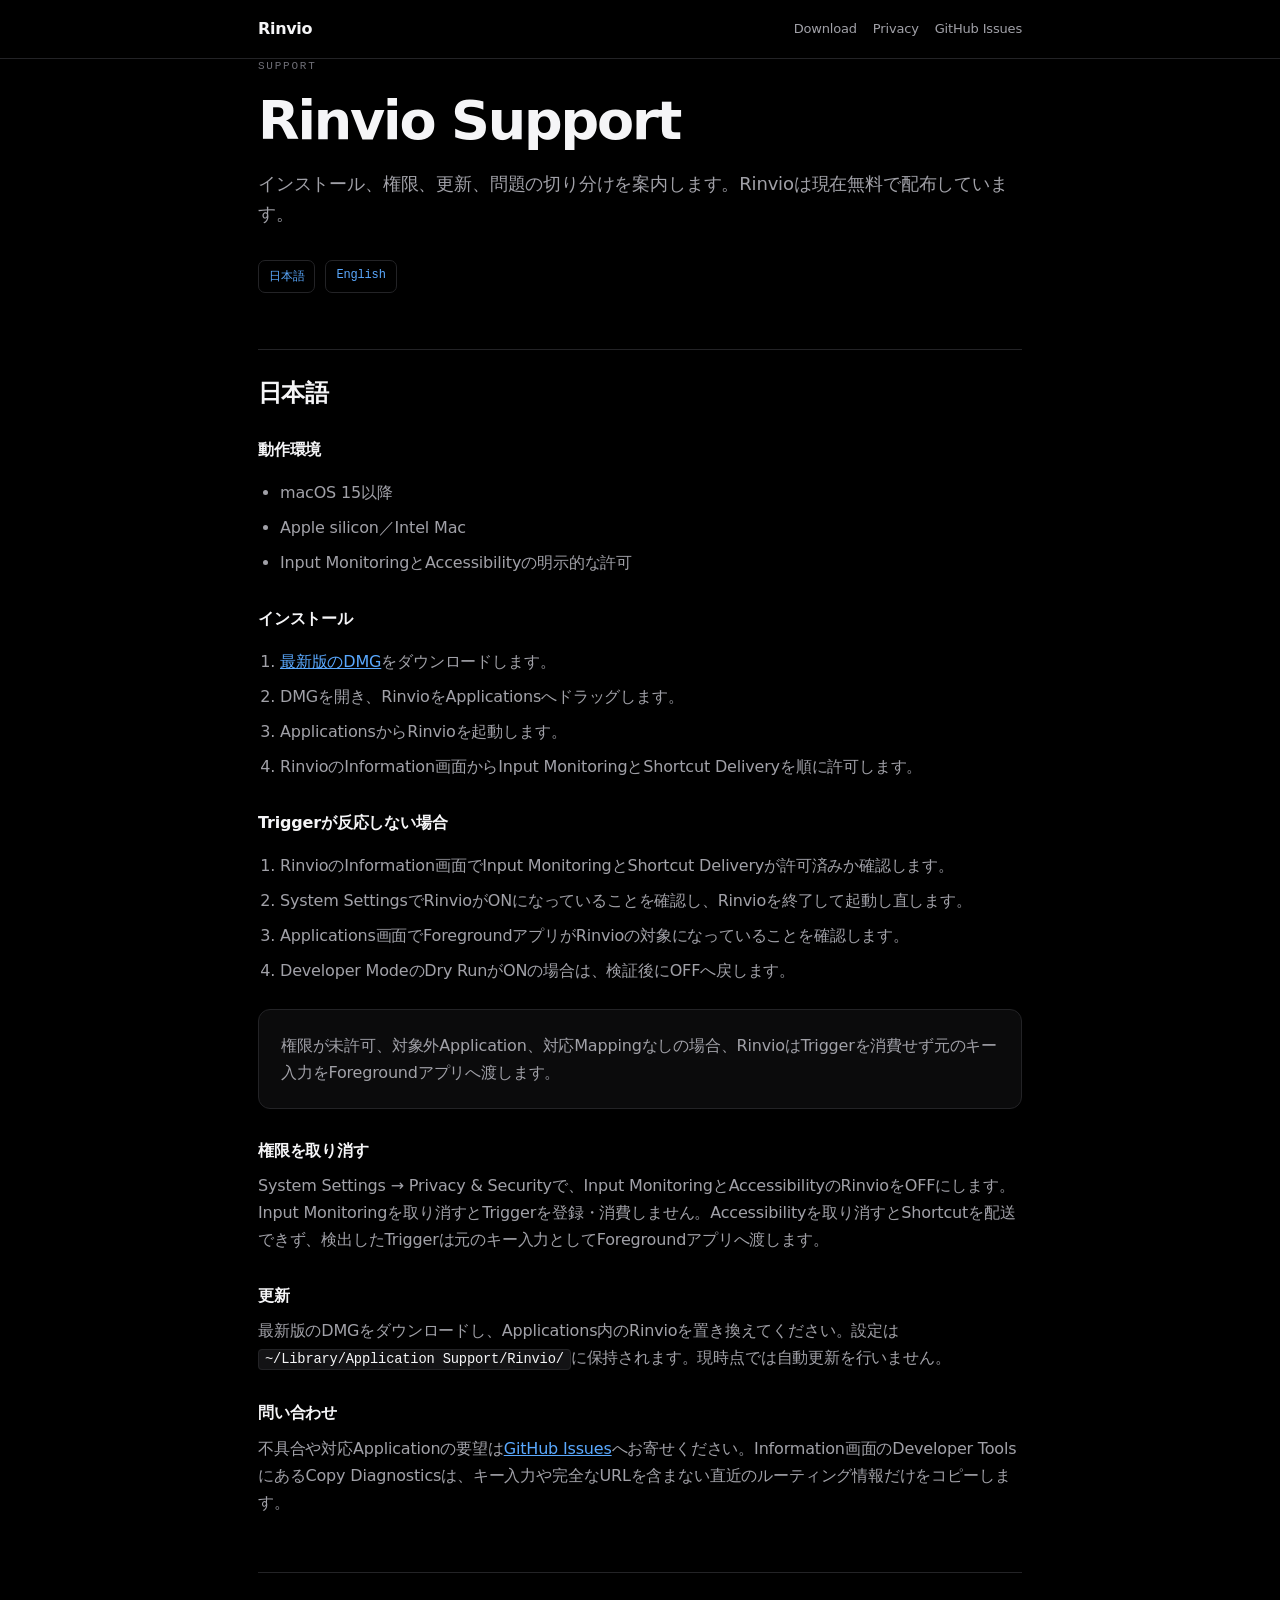
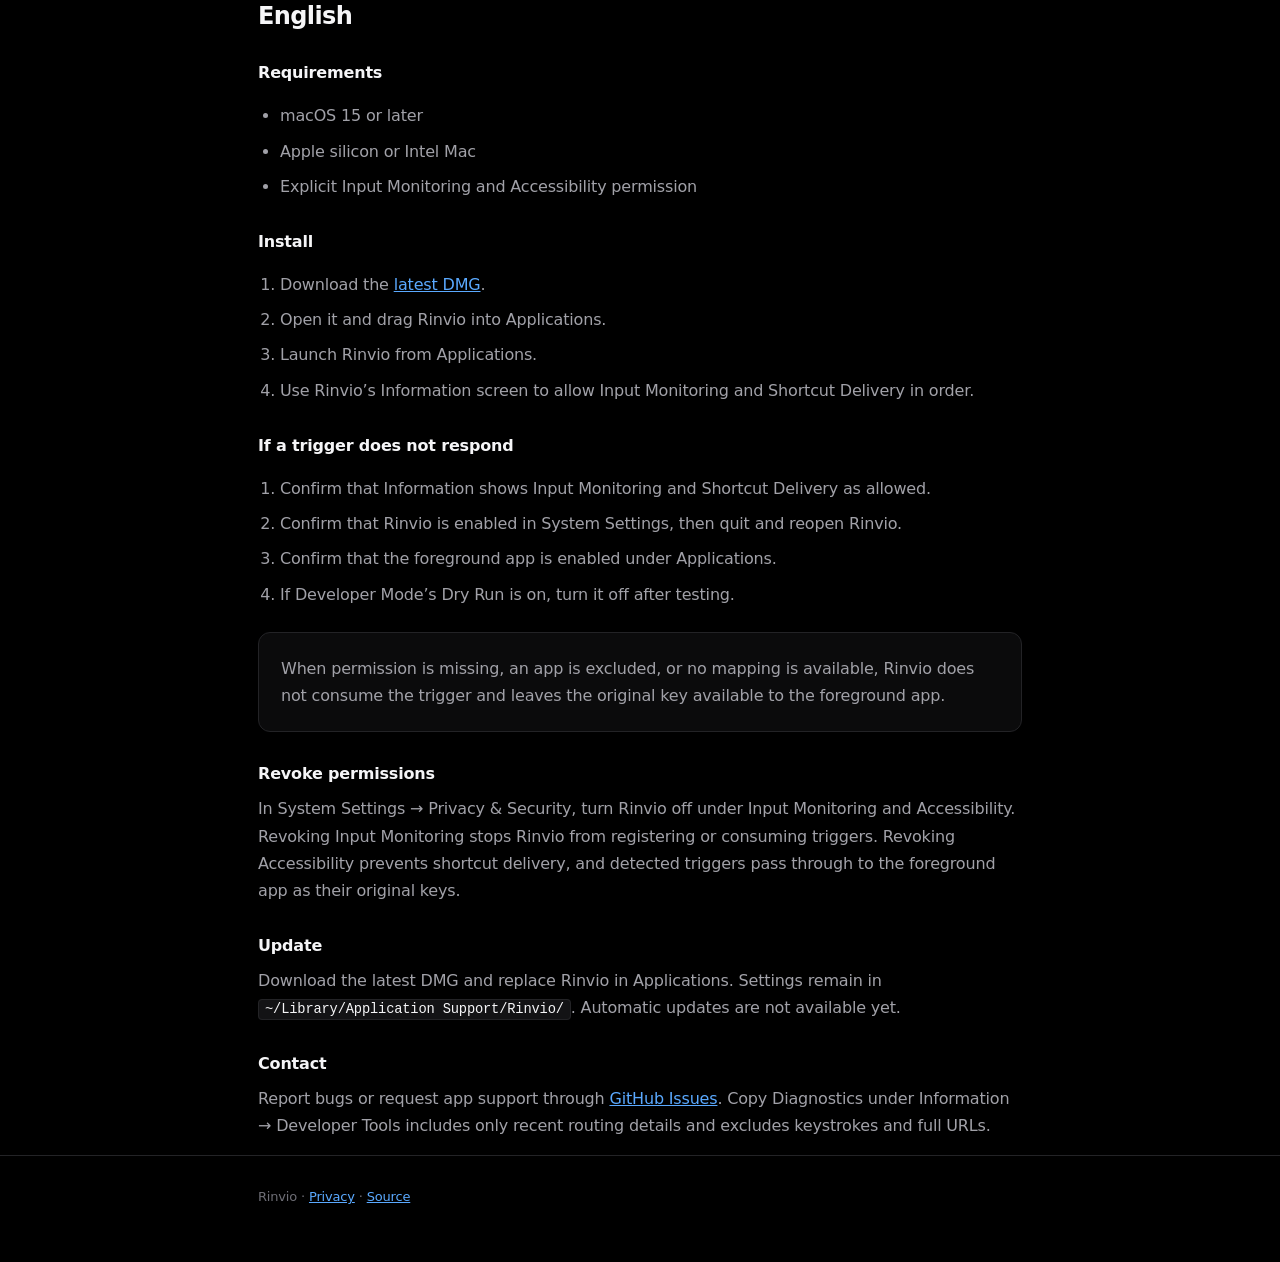
<file: support.html>
<!doctype html>
<html lang="ja">
<meta charset="utf-8">
<meta name="viewport" content="width=device-width, initial-scale=1">
<title>Rinvio Support</title>
<meta name="description" content="Install, update, and troubleshoot Rinvio for macOS.">
<meta name="theme-color" content="#000000">
<link rel="canonical" href="https://keishingu.github.io/Rinvio/support.html">
<link rel="icon" type="image/png" href="assets/icon-128.png">
<link rel="stylesheet" href="assets/info.css">

<header><div class="wrap bar">
  <a class="brand" href="index.html">Rinvio</a>
  <nav class="nav" aria-label="Rinvio"><a href="index.html#download">Download</a><a href="privacy.html">Privacy</a><a href="https://github.com/keishingu/Rinvio/issues">GitHub Issues</a></nav>
</div></header>

<main class="wrap">
  <p class="eyebrow">Support</p>
  <h1>Rinvio Support</h1>
  <p class="lede">インストール、権限、更新、問題の切り分けを案内します。Rinvioは現在無料で配布しています。</p>
  <div class="jump"><a href="#ja">日本語</a><a href="#en">English</a></div>

  <section class="language" id="ja" lang="ja">
    <h2>日本語</h2>
    <h3>動作環境</h3>
    <ul><li>macOS 15以降</li><li>Apple silicon／Intel Mac</li><li>Input MonitoringとAccessibilityの明示的な許可</li></ul>

    <h3>インストール</h3>
    <ol><li><a href="https://github.com/keishingu/Rinvio/releases/latest/download/Rinvio-macos-universal.dmg">最新版のDMG</a>をダウンロードします。</li><li>DMGを開き、RinvioをApplicationsへドラッグします。</li><li>ApplicationsからRinvioを起動します。</li><li>RinvioのInformation画面からInput MonitoringとShortcut Deliveryを順に許可します。</li></ol>

    <h3>Triggerが反応しない場合</h3>
    <ol><li>RinvioのInformation画面でInput MonitoringとShortcut Deliveryが許可済みか確認します。</li><li>System SettingsでRinvioがONになっていることを確認し、Rinvioを終了して起動し直します。</li><li>Applications画面でForegroundアプリがRinvioの対象になっていることを確認します。</li><li>Developer ModeのDry RunがONの場合は、検証後にOFFへ戻します。</li></ol>
    <div class="panel"><p>権限が未許可、対象外Application、対応Mappingなしの場合、RinvioはTriggerを消費せず元のキー入力をForegroundアプリへ渡します。</p></div>

    <h3>権限を取り消す</h3>
    <p>System Settings → Privacy &amp; Securityで、Input MonitoringとAccessibilityのRinvioをOFFにします。Input Monitoringを取り消すとTriggerを登録・消費しません。Accessibilityを取り消すとShortcutを配送できず、検出したTriggerは元のキー入力としてForegroundアプリへ渡します。</p>

    <h3>更新</h3>
    <p>最新版のDMGをダウンロードし、Applications内のRinvioを置き換えてください。設定は<code>~/Library/Application Support/Rinvio/</code>に保持されます。現時点では自動更新を行いません。</p>

    <h3>問い合わせ</h3>
    <p>不具合や対応Applicationの要望は<a href="https://github.com/keishingu/Rinvio/issues">GitHub Issues</a>へお寄せください。Information画面のDeveloper ToolsにあるCopy Diagnosticsは、キー入力や完全なURLを含まない直近のルーティング情報だけをコピーします。</p>
  </section>

  <section class="language" id="en" lang="en">
    <h2>English</h2>
    <h3>Requirements</h3>
    <ul><li>macOS 15 or later</li><li>Apple silicon or Intel Mac</li><li>Explicit Input Monitoring and Accessibility permission</li></ul>

    <h3>Install</h3>
    <ol><li>Download the <a href="https://github.com/keishingu/Rinvio/releases/latest/download/Rinvio-macos-universal.dmg">latest DMG</a>.</li><li>Open it and drag Rinvio into Applications.</li><li>Launch Rinvio from Applications.</li><li>Use Rinvio’s Information screen to allow Input Monitoring and Shortcut Delivery in order.</li></ol>

    <h3>If a trigger does not respond</h3>
    <ol><li>Confirm that Information shows Input Monitoring and Shortcut Delivery as allowed.</li><li>Confirm that Rinvio is enabled in System Settings, then quit and reopen Rinvio.</li><li>Confirm that the foreground app is enabled under Applications.</li><li>If Developer Mode’s Dry Run is on, turn it off after testing.</li></ol>
    <div class="panel"><p>When permission is missing, an app is excluded, or no mapping is available, Rinvio does not consume the trigger and leaves the original key available to the foreground app.</p></div>

    <h3>Revoke permissions</h3>
    <p>In System Settings → Privacy &amp; Security, turn Rinvio off under Input Monitoring and Accessibility. Revoking Input Monitoring stops Rinvio from registering or consuming triggers. Revoking Accessibility prevents shortcut delivery, and detected triggers pass through to the foreground app as their original keys.</p>

    <h3>Update</h3>
    <p>Download the latest DMG and replace Rinvio in Applications. Settings remain in <code>~/Library/Application Support/Rinvio/</code>. Automatic updates are not available yet.</p>

    <h3>Contact</h3>
    <p>Report bugs or request app support through <a href="https://github.com/keishingu/Rinvio/issues">GitHub Issues</a>. Copy Diagnostics under Information → Developer Tools includes only recent routing details and excludes keystrokes and full URLs.</p>
  </section>
</main>

<footer><div class="wrap">Rinvio · <a href="privacy.html">Privacy</a> · <a href="https://github.com/keishingu/Rinvio">Source</a></div></footer>
</html>
</file>
<file: assets/info.css>
:root{
  --bg:#000;--surface:#0B0B0C;--line:#232326;--fg:#F5F5F7;--mid:#A1A1A8;--dim:#6E6E76;--blue:#5AA9FF;
  --font:-apple-system,BlinkMacSystemFont,"SF Pro Text","Helvetica Neue","Hiragino Sans","Yu Gothic",system-ui,sans-serif;
  --mono:ui-monospace,"SF Mono",Menlo,monospace;
}
*{box-sizing:border-box}
html{scroll-behavior:smooth}
body{margin:0;background:var(--bg);color:var(--fg);font:16px/1.7 var(--font);letter-spacing:-.011em;-webkit-font-smoothing:antialiased}
a{color:var(--blue)}
:focus-visible{outline:2px solid var(--blue);outline-offset:3px;border-radius:4px}
.wrap{max-width:820px;margin:0 auto;padding:0 28px}
header{border-bottom:1px solid var(--line);background:#000E;position:sticky;top:0;z-index:10;backdrop-filter:blur(14px)}
.bar{height:58px;display:flex;align-items:center;justify-content:space-between;gap:18px}
.brand{color:var(--fg);text-decoration:none;font-weight:650;letter-spacing:-.02em}
.nav{display:flex;gap:16px;font-size:13px}.nav a{color:var(--mid);text-decoration:none}.nav a:hover{color:var(--fg)}
main{padding:72px 0 100px}
.eyebrow{font:11px/1.4 var(--mono);letter-spacing:.16em;text-transform:uppercase;color:var(--dim);margin:0 0 18px}
h1{font-size:clamp(34px,6vw,54px);line-height:1.08;letter-spacing:-.04em;margin:0 0 18px}
h2{font-size:24px;line-height:1.25;letter-spacing:-.025em;margin:56px 0 14px;padding-top:28px;border-top:1px solid var(--line)}
h3{font-size:16px;margin:28px 0 8px}
p{color:var(--mid);margin:0 0 16px}
ul,ol{color:var(--mid);padding-left:22px}li{margin:8px 0}
.lede{font-size:18px;max-width:42em}
.jump{display:flex;gap:10px;margin:30px 0 0}.jump a{font:12px var(--mono);text-decoration:none;padding:7px 10px;border:1px solid var(--line);border-radius:7px}
.panel{background:var(--surface);border:1px solid var(--line);border-radius:12px;padding:22px;margin:24px 0}
.panel p:last-child{margin-bottom:0}
code,kbd{font-family:var(--mono);font-size:.86em;background:#131315;border:1px solid var(--line);border-radius:4px;padding:2px 6px;color:var(--fg)}
.language{scroll-margin-top:84px}
footer{border-top:1px solid var(--line);padding:30px 0 54px;color:var(--dim);font-size:13px}
@media(max-width:560px){.wrap{padding:0 20px}.nav a:nth-child(2){display:none}main{padding-top:54px}}
@media(prefers-reduced-motion:reduce){html{scroll-behavior:auto}}
</file>
